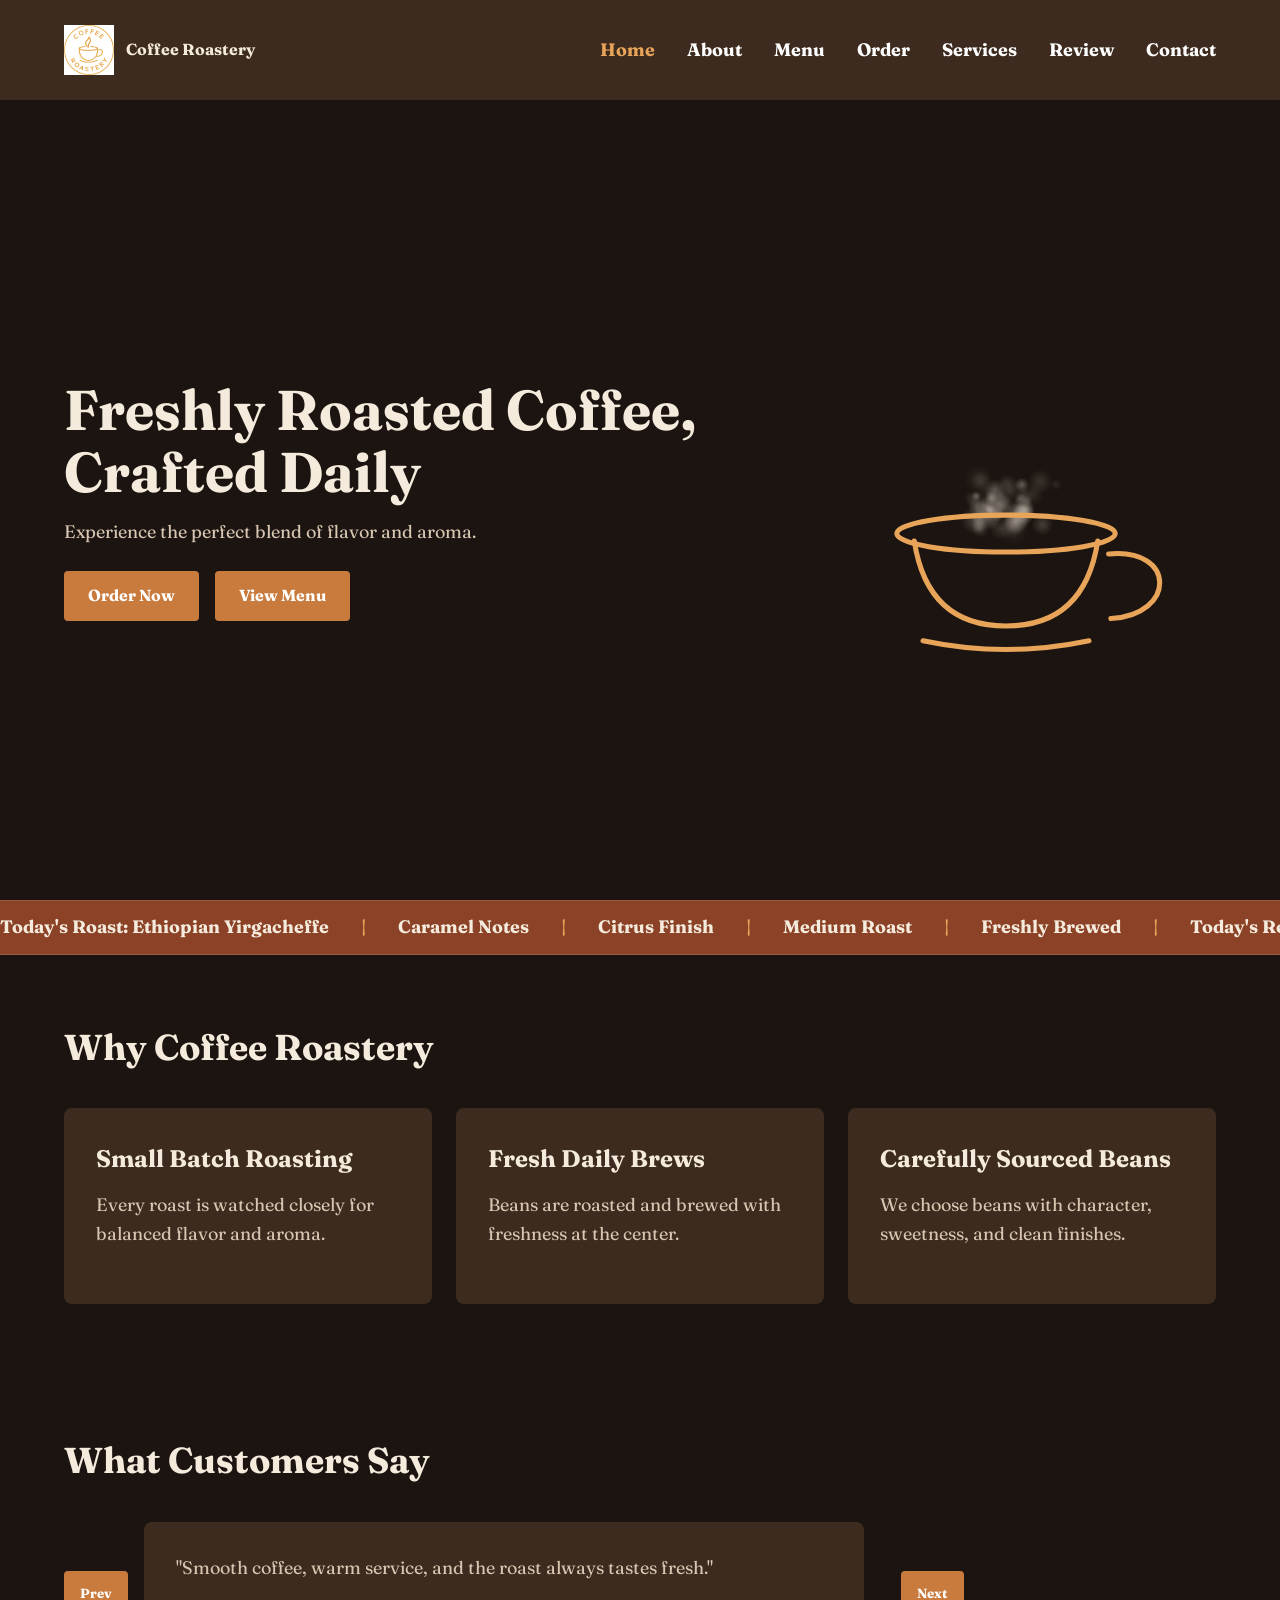
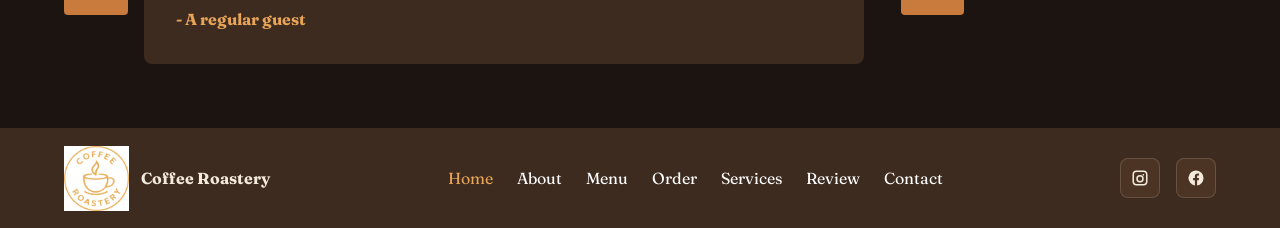
<file: index.html>
<!DOCTYPE html>
<html lang="en">
  <head>
    <meta charset="UTF-8" />
    <meta name="viewport" content="width=device-width, initial-scale=1.0" />
    <title>Coffee Roastery</title>
    <link rel="stylesheet" href="style.css" />
    <link rel="preconnect" href="https://fonts.googleapis.com">
    <link rel="preconnect" href="https://fonts.gstatic.com" crossorigin>
    <link href="https://fonts.googleapis.com/css2?family=Fraunces:ital,opsz,wght@0,9..144,100..900;1,9..144,100..900&family=Inter:ital,opsz,wght@0,14..32,100..900;1,14..32,100..900&family=JetBrains+Mono:ital,wght@0,100..800;1,100..800&display=swap" rel="stylesheet">
  </head>
  <body>
    <nav>
        <div class="navbar">
            <div class="navbar-logo">
                <img src="logo.png" alt="Logo" />
                <div class="navbar-title">Coffee Roastery</div>
            </div>
            <button class="nav-toggle" type="button" aria-label="Open menu" aria-expanded="false">
                <span></span>
                <span></span>
                <span></span>
            </button>
            <ul class="nav-links">
                <a href="index.html" class="active">Home</a>
                <a href="about.html">About</a>
                <a href="menu.html">Menu</a>
                <a href="order.html">Order</a>
                <a href="services.html">Services</a>
                <a href="review.html">Review</a>
                <a href="contact.html" class="contact-btn">Contact</a>
            </ul>
        </div>
    </nav>
    <section class="hero">
        <div class="hero-content">
            <h1>Freshly Roasted Coffee, Crafted Daily</h1>
            <p>Experience the perfect blend of flavor and aroma.</p>

            <a href="order.html" class="btn">Order Now</a>
            <a href="menu.html" class="btn">View Menu</a>

        </div>
        <div class="hero-visual" aria-hidden="true">
            <canvas id="steamCanvas"></canvas>
        </div>
    </section>
    <section class="roast-marquee" aria-label="Today's Roast">
        <div class="roast-track">
            <span>Today's Roast: Ethiopian Yirgacheffe</span>
            <span>Caramel Notes</span>
            <span>Citrus Finish</span>
            <span>Medium Roast</span>
            <span>Freshly Brewed</span>
            <span>Today's Roast: Ethiopian Yirgacheffe</span>
            <span>Caramel Notes</span>
            <span>Citrus Finish</span>
            <span>Medium Roast</span>
            <span>Freshly Brewed</span>
        </div>
    </section>
    <section class="why-section">
        <h2 class="reveal">Why Coffee Roastery</h2>
        <div class="why-grid">
            <div class="why-card reveal">
                <h3>Small Batch Roasting</h3>
                <p>Every roast is watched closely for balanced flavor and aroma.</p>
            </div>
            <div class="why-card reveal">
                <h3>Fresh Daily Brews</h3>
                <p>Beans are roasted and brewed with freshness at the center.</p>
            </div>
            <div class="why-card reveal">
                <h3>Carefully Sourced Beans</h3>
                <p>We choose beans with character, sweetness, and clean finishes.</p>
            </div>
        </div>
    </section>
    <section class="testimonial-section">
        <h2 class="reveal">What Customers Say</h2>
        <div class="testimonial-slider reveal">
            <button class="testimonial-btn testimonial-prev" type="button" aria-label="Previous testimonial">Prev</button>
            <div class="testimonial-track">
                <div class="testimonial-card is-active">
                    <p>"Smooth coffee, warm service, and the roast always tastes fresh."</p>
                    <span>- A regular guest</span>
                </div>
                <div class="testimonial-card">
                    <p>"The Ethiopian roast has become my morning favorite."</p>
                    <span>- Priya S.</span>
                </div>
                <div class="testimonial-card">
                    <p>"Rich aroma, cozy vibe, and beautifully balanced coffee."</p>
                    <span>- Rahul M.</span>
                </div>
            </div>
            <button class="testimonial-btn testimonial-next" type="button" aria-label="Next testimonial">Next</button>
        </div>
    </section>
    <footer>
        <div class="footer">
            <div class="footer-logo">
                <img src="logo.png" alt="Logo" />
                <div class="footer-title">Coffee Roastery</div>
            </div>

            <div class="footer-links">
                <ul>
                    <a href="index.html" class="active">Home</a>
                    <a href="about.html">About</a>
                    <a href="menu.html">Menu</a>
                    <a href="order.html">Order</a>
                    <a href="services.html">Services</a>
                    <a href="review.html">Review</a>
                    <a href="contact.html">Contact</a>
                </ul>
            </div>

            <div class="footer-social" aria-label="Social links">
                <a href="#" target="_blank" rel="noopener noreferrer" aria-label="Instagram">
                    <svg viewBox="0 0 24 24" aria-hidden="true" focusable="false">
                        <path d="M7 2C4.243 2 2 4.243 2 7v10c0 2.757 2.243 5 5 5h10c2.757 0 5-2.243 5-5V7c0-2.757-2.243-5-5-5H7zm10 2c1.654 0 3 1.346 3 3v10c0 1.654-1.346 3-3 3H7c-1.654 0-3-1.346-3-3V7c0-1.654 1.346-3 3-3h10zm-5 4a5 5 0 100 10 5 5 0 000-10zm0 2a3 3 0 110 6 3 3 0 010-6zm5.5-2.2a1.1 1.1 0 11-2.2 0 1.1 1.1 0 012.2 0z" />
                    </svg>
                </a>
                <a href="#" target="_blank" rel="noopener noreferrer" aria-label="Facebook">
                    <svg viewBox="0 0 24 24" aria-hidden="true" focusable="false">
                        <path d="M22 12a10 10 0 10-11.5 9.9v-7H8.1V12h2.4V9.8c0-2.4 1.4-3.7 3.6-3.7 1 0 2 .2 2 .2v2.2h-1.1c-1.1 0-1.5.7-1.5 1.4V12h2.6l-.4 2.9h-2.2v7A10 10 0 0022 12z" />
                    </svg>
                </a>
            </div>
        </div>

    </footer>
    <script src="script.js"></script>
  </body>
</html>
</file>
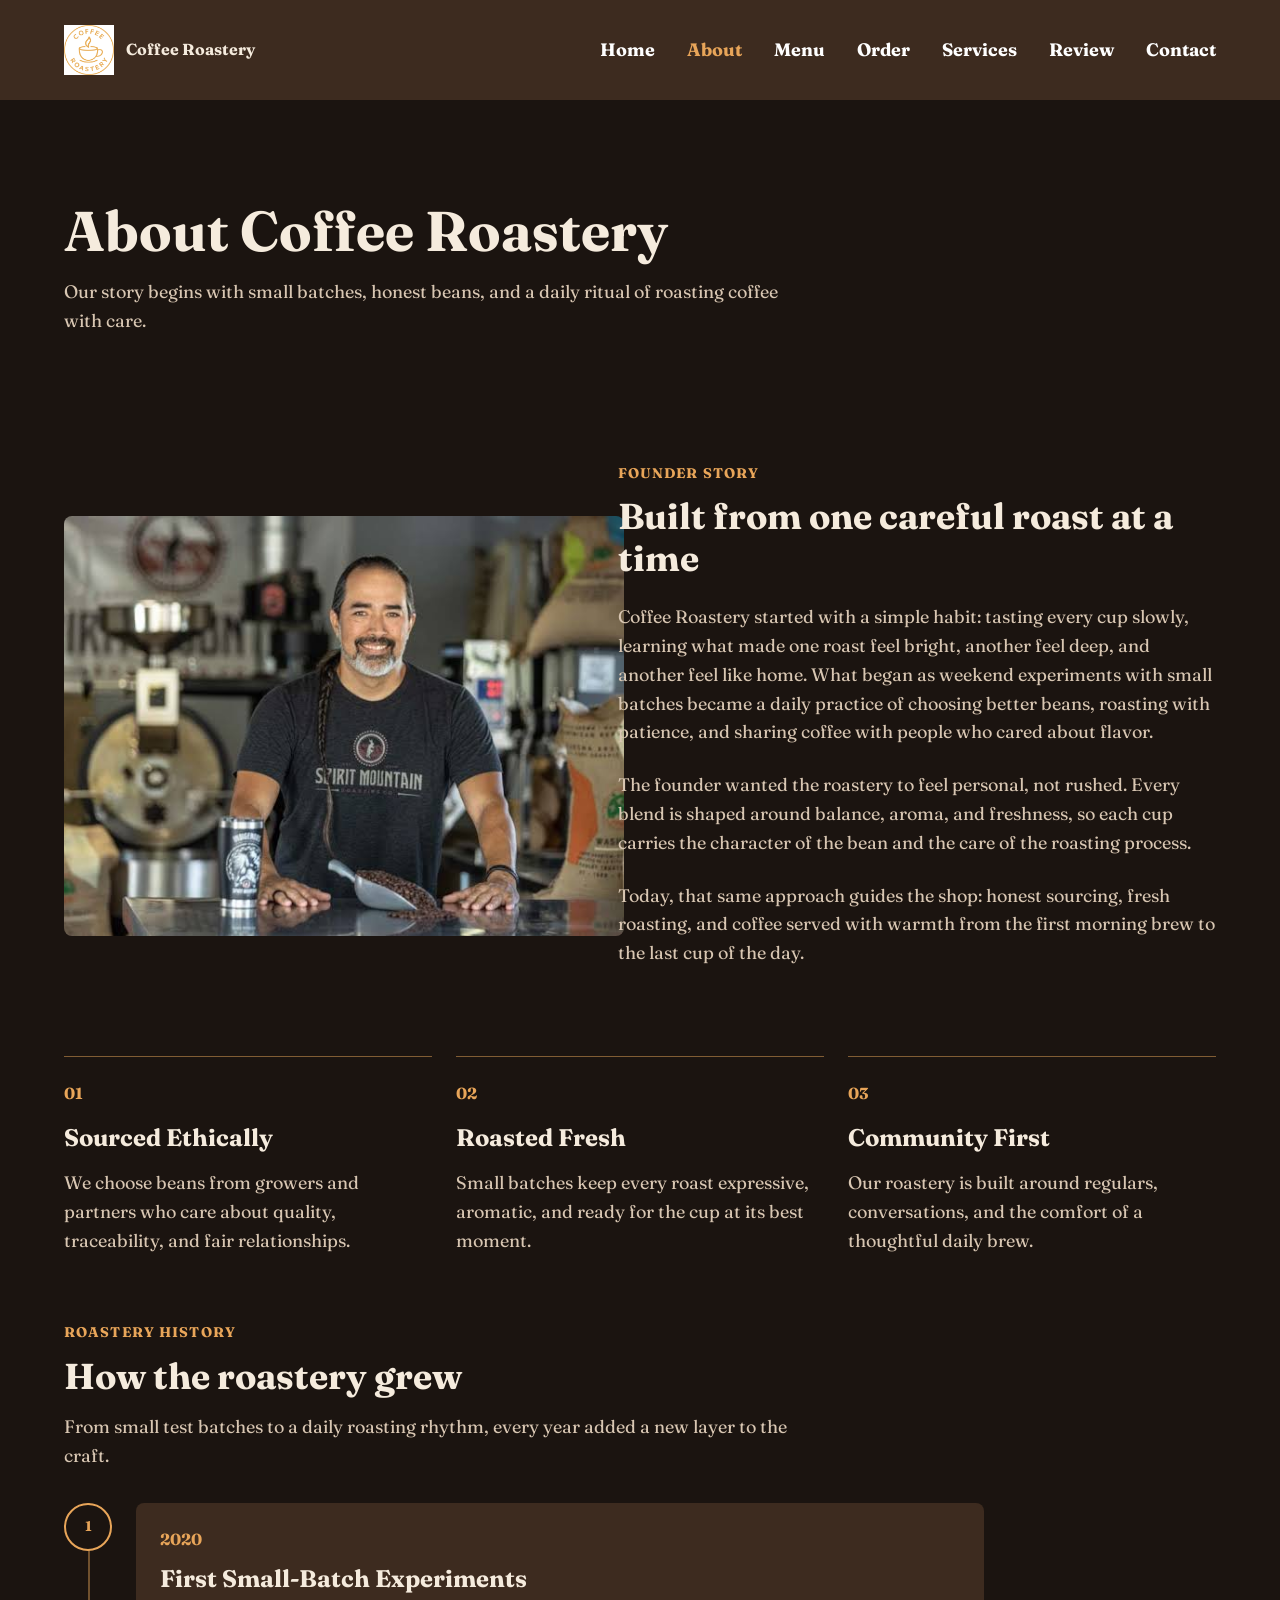
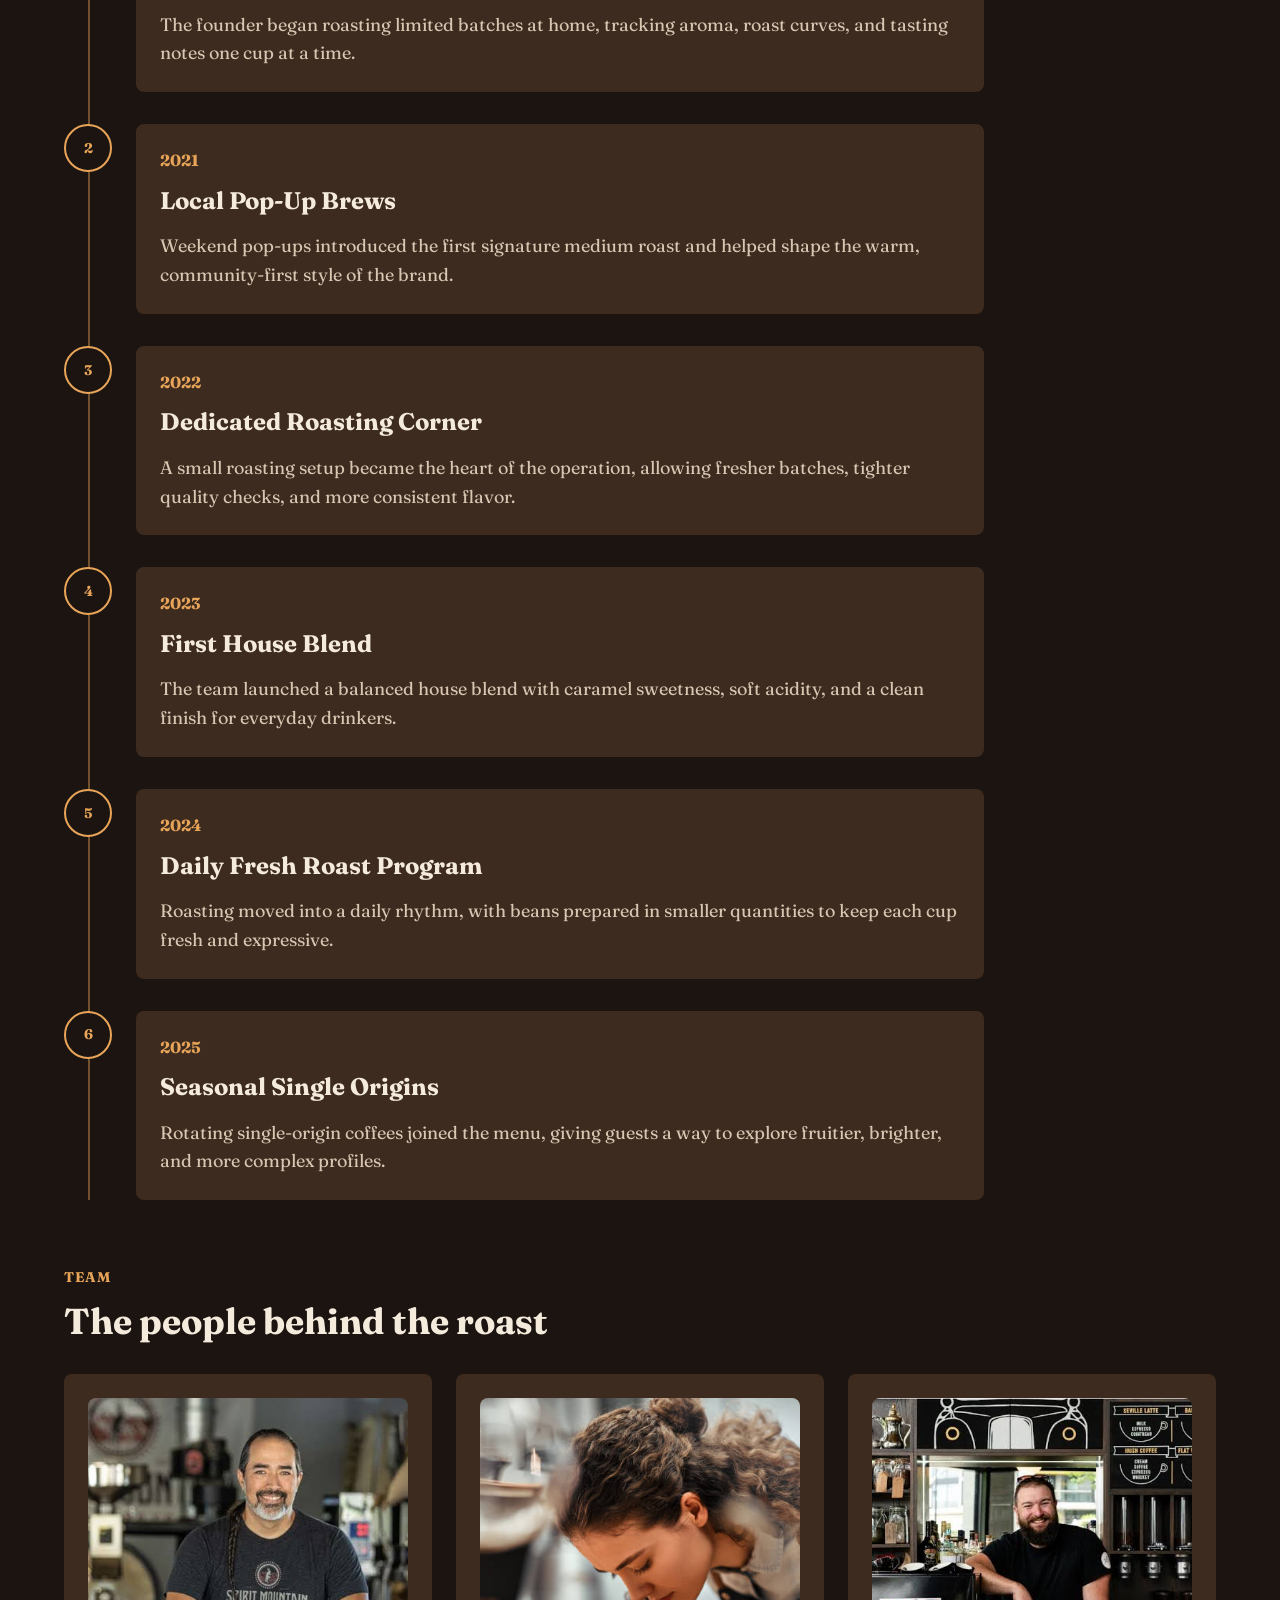
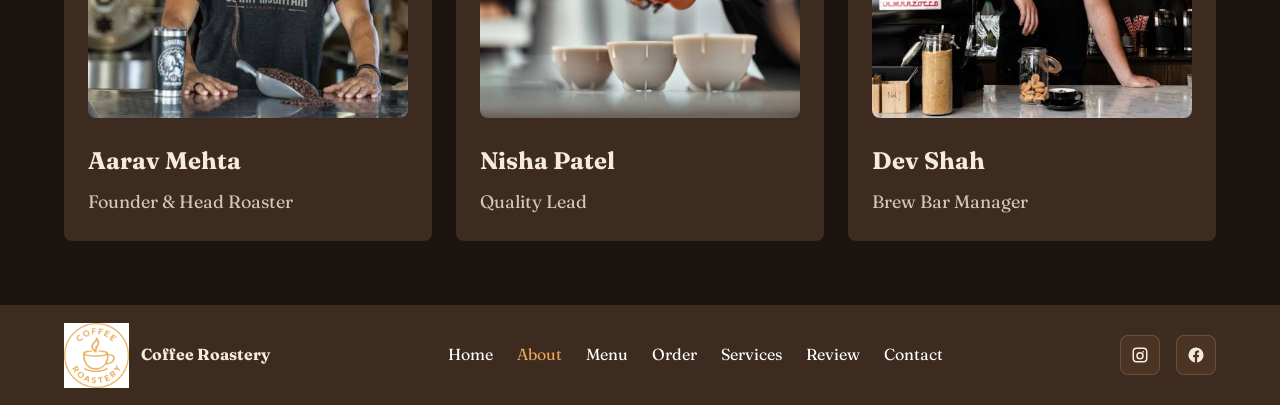
<file: about.html>
<!DOCTYPE html>
<html lang="en">
  <head>
    <meta charset="UTF-8" />
    <meta name="viewport" content="width=device-width, initial-scale=1.0" />
    <title>About | Coffee Roastery</title>
    <link rel="stylesheet" href="style.css" />
    <link rel="preconnect" href="https://fonts.googleapis.com">
    <link rel="preconnect" href="https://fonts.gstatic.com" crossorigin>
    <link href="https://fonts.googleapis.com/css2?family=Fraunces:ital,opsz,wght@0,9..144,100..900;1,9..144,100..900&family=Inter:ital,opsz,wght@0,14..32,100..900;1,14..32,100..900&family=JetBrains+Mono:ital,wght@0,100..800;1,100..800&display=swap" rel="stylesheet">
  </head>
  <body>
    <nav>
        <div class="navbar">
            <div class="navbar-logo">
                <img src="logo.png" alt="Logo" />
                <div class="navbar-title">Coffee Roastery</div>
            </div>
            <button class="nav-toggle" type="button" aria-label="Open menu" aria-expanded="false">
                <span></span>
                <span></span>
                <span></span>
            </button>
            <ul class="nav-links">
                <a href="index.html">Home</a>
                <a href="about.html" class="active">About</a>
                <a href="menu.html">Menu</a>
                <a href="order.html">Order</a>
                <a href="services.html">Services</a>
                <a href="review.html">Review</a>
                <a href="contact.html" class="contact-btn">Contact</a>
            </ul>
        </div>
    </nav>

    <main>
        <section class="page-header">
            <h1>About Coffee Roastery</h1>
            <p>Our story begins with small batches, honest beans, and a daily ritual of roasting coffee with care.</p>
        </section>
        <section class="founder-story">
            <div class="founder-image reveal">
                <img src="founder.jpg" alt="Coffee Roastery founder story" />
            </div>
            <div class="founder-copy reveal">
                <span class="section-label">Founder Story</span>
                <h2>Built from one careful roast at a time</h2>
                <p>
                    Coffee Roastery started with a simple habit: tasting every cup slowly, learning what made one roast feel bright, another feel deep, and another feel like home. What began as weekend experiments with small batches became a daily practice of choosing better beans, roasting with patience, and sharing coffee with people who cared about flavor.
                </p>
                <p>
                    The founder wanted the roastery to feel personal, not rushed. Every blend is shaped around balance, aroma, and freshness, so each cup carries the character of the bean and the care of the roasting process.
                </p>
                <p>
                    Today, that same approach guides the shop: honest sourcing, fresh roasting, and coffee served with warmth from the first morning brew to the last cup of the day.
                </p>
            </div>
        </section>
        <section class="values-section">
            <div class="value-card reveal">
                <span>01</span>
                <h3>Sourced Ethically</h3>
                <p>We choose beans from growers and partners who care about quality, traceability, and fair relationships.</p>
            </div>
            <div class="value-card reveal">
                <span>02</span>
                <h3>Roasted Fresh</h3>
                <p>Small batches keep every roast expressive, aromatic, and ready for the cup at its best moment.</p>
            </div>
            <div class="value-card reveal">
                <span>03</span>
                <h3>Community First</h3>
                <p>Our roastery is built around regulars, conversations, and the comfort of a thoughtful daily brew.</p>
            </div>
        </section>
        <section class="timeline-section">
            <div class="timeline-header reveal">
                <span class="section-label">Roastery History</span>
                <h2>How the roastery grew</h2>
                <p>From small test batches to a daily roasting rhythm, every year added a new layer to the craft.</p>
            </div>
            <div class="timeline">
                <article class="timeline-item reveal" data-year="2020">
                    <div class="timeline-dot"></div>
                    <div class="timeline-content">
                        <span class="timeline-year">2020</span>
                        <h3>First Small-Batch Experiments</h3>
                        <p>The founder began roasting limited batches at home, tracking aroma, roast curves, and tasting notes one cup at a time.</p>
                    </div>
                </article>
                <article class="timeline-item reveal" data-year="2021">
                    <div class="timeline-dot"></div>
                    <div class="timeline-content">
                        <span class="timeline-year">2021</span>
                        <h3>Local Pop-Up Brews</h3>
                        <p>Weekend pop-ups introduced the first signature medium roast and helped shape the warm, community-first style of the brand.</p>
                    </div>
                </article>
                <article class="timeline-item reveal" data-year="2022">
                    <div class="timeline-dot"></div>
                    <div class="timeline-content">
                        <span class="timeline-year">2022</span>
                        <h3>Dedicated Roasting Corner</h3>
                        <p>A small roasting setup became the heart of the operation, allowing fresher batches, tighter quality checks, and more consistent flavor.</p>
                    </div>
                </article>
                <article class="timeline-item reveal" data-year="2023">
                    <div class="timeline-dot"></div>
                    <div class="timeline-content">
                        <span class="timeline-year">2023</span>
                        <h3>First House Blend</h3>
                        <p>The team launched a balanced house blend with caramel sweetness, soft acidity, and a clean finish for everyday drinkers.</p>
                    </div>
                </article>
                <article class="timeline-item reveal" data-year="2024">
                    <div class="timeline-dot"></div>
                    <div class="timeline-content">
                        <span class="timeline-year">2024</span>
                        <h3>Daily Fresh Roast Program</h3>
                        <p>Roasting moved into a daily rhythm, with beans prepared in smaller quantities to keep each cup fresh and expressive.</p>
                    </div>
                </article>
                <article class="timeline-item reveal" data-year="2025">
                    <div class="timeline-dot"></div>
                    <div class="timeline-content">
                        <span class="timeline-year">2025</span>
                        <h3>Seasonal Single Origins</h3>
                        <p>Rotating single-origin coffees joined the menu, giving guests a way to explore fruitier, brighter, and more complex profiles.</p>
                    </div>
                </article>
            </div>
        </section>
        <section class="team-section">
            <div class="team-header reveal">
                <span class="section-label">Team</span>
                <h2>The people behind the roast</h2>
            </div>
            <div class="team-grid">
                <article class="team-card reveal">
                    <div class="team-photo">
                        <img src="founder.jpg" alt="Aarav Mehta" />
                    </div>
                    <h3>Aarav Mehta</h3>
                    <p>Founder & Head Roaster</p>
                </article>
                <article class="team-card reveal">
                    <div class="team-photo">
                        <img src="Quality_lead.jpg" alt="Nisha Patel" />
                    </div>
                    <h3>Nisha Patel</h3>
                    <p>Quality Lead</p>
                </article>
                <article class="team-card reveal">
                    <div class="team-photo">
                        <img src="brew_bar_manager.jpg" alt="Dev Shah" />
                    </div>
                    <h3>Dev Shah</h3>
                    <p>Brew Bar Manager</p>
                </article>
            </div>
        </section>
    </main>

    <footer>
        <div class="footer">
            <div class="footer-logo">
                <img src="logo.png" alt="Logo" />
                <div class="footer-title">Coffee Roastery</div>
            </div>

            <div class="footer-links">
                <ul>
                    <a href="index.html">Home</a>
                    <a href="about.html" class="active">About</a>
                    <a href="menu.html">Menu</a>
                    <a href="order.html">Order</a>
                    <a href="services.html">Services</a>
                    <a href="review.html">Review</a>
                    <a href="contact.html">Contact</a>
                </ul>
            </div>

            <div class="footer-social" aria-label="Social links">
                <a href="#" target="_blank" rel="noopener noreferrer" aria-label="Instagram">
                    <svg viewBox="0 0 24 24" aria-hidden="true" focusable="false">
                        <path d="M7 2C4.243 2 2 4.243 2 7v10c0 2.757 2.243 5 5 5h10c2.757 0 5-2.243 5-5V7c0-2.757-2.243-5-5-5H7zm10 2c1.654 0 3 1.346 3 3v10c0 1.654-1.346 3-3 3H7c-1.654 0-3-1.346-3-3V7c0-1.654 1.346-3 3-3h10zm-5 4a5 5 0 100 10 5 5 0 000-10zm0 2a3 3 0 110 6 3 3 0 010-6zm5.5-2.2a1.1 1.1 0 11-2.2 0 1.1 1.1 0 012.2 0z" />
                    </svg>
                </a>
                <a href="#" target="_blank" rel="noopener noreferrer" aria-label="Facebook">
                    <svg viewBox="0 0 24 24" aria-hidden="true" focusable="false">
                        <path d="M22 12a10 10 0 10-11.5 9.9v-7H8.1V12h2.4V9.8c0-2.4 1.4-3.7 3.6-3.7 1 0 2 .2 2 .2v2.2h-1.1c-1.1 0-1.5.7-1.5 1.4V12h2.6l-.4 2.9h-2.2v7A10 10 0 0022 12z" />
                    </svg>
                </a>
            </div>
        </div>
    </footer>
    <script src="script.js"></script>
  </body>
</html>
</file>
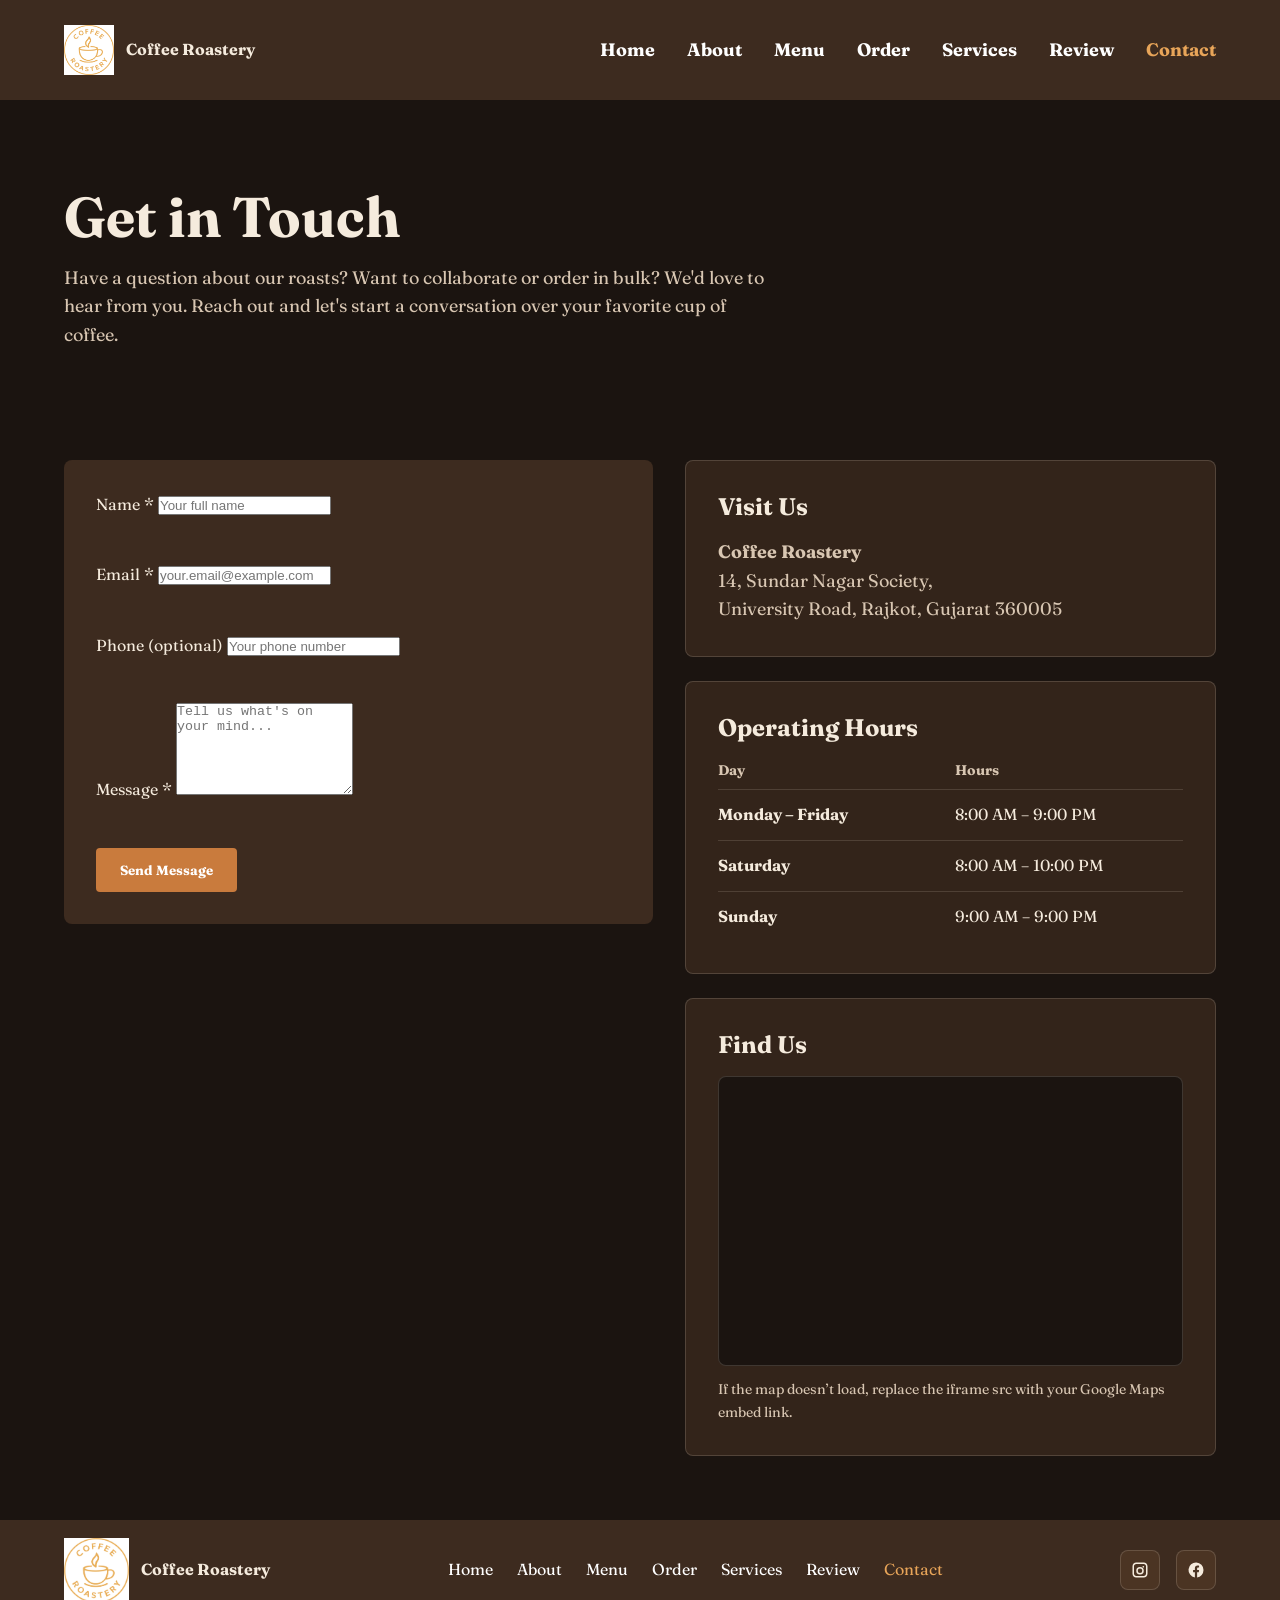
<file: contact.html>
<!DOCTYPE html>
<html lang="en">
  <head>
    <meta charset="UTF-8" />
    <meta name="viewport" content="width=device-width, initial-scale=1.0" />
    <title>Contact Us - Coffee Roastery</title>
    <link rel="stylesheet" href="style.css" />
    <link rel="preconnect" href="https://fonts.googleapis.com">
    <link rel="preconnect" href="https://fonts.gstatic.com" crossorigin>
    <link href="https://fonts.googleapis.com/css2?family=Fraunces:ital,opsz,wght@0,9..144,100..900;1,9..144,100..900&family=Inter:ital,opsz,wght@0,14..32,100..900;1,14..32,100..900&family=JetBrains+Mono:ital,wght@0,100..800;1,100..800&display=swap" rel="stylesheet">
  </head>
  <body>
    <nav>
        <div class="navbar">
            <div class="navbar-logo">
                <img src="logo.png" alt="Logo" />
                <div class="navbar-title">Coffee Roastery</div>
            </div>
            <button class="nav-toggle" type="button" aria-label="Open menu" aria-expanded="false">
                <span></span>
                <span></span>
                <span></span>
            </button>
            <ul class="nav-links">
                <a href="index.html">Home</a>
                <a href="about.html">About</a>
                <a href="menu.html">Menu</a>
                <a href="order.html">Order</a>
                <a href="services.html">Services</a>
                <a href="review.html">Review</a>
                <a href="contact.html" class="active contact-btn">Contact</a>
            </ul>
        </div>
    </nav>

    <section class="page-header">
        <h1>Get in Touch</h1>
        <p>Have a question about our roasts? Want to collaborate or order in bulk? We'd love to hear from you. Reach out and let's start a conversation over your favorite cup of coffee.</p>
    </section>

    <section class="contact-form-section">
        <div class="contact-form-container">
            <div class="contact-info-grid">
                <div class="contact-form-column">
                    <form id="contactForm" class="contact-form" novalidate>
                        <div class="form-group">
                            <label for="name">Name <span class="required">*</span></label>
                            <input 
                                type="text" 
                                id="name" 
                                name="name" 
                                placeholder="Your full name"
                                required
                                aria-describedby="nameError"
                            />
                            <div class="form-feedback">
                                <span class="error-message" id="nameError"></span>
                                <span class="success-icon">✓</span>
                            </div>
                        </div>

                        <div class="form-group">
                            <label for="email">Email <span class="required">*</span></label>
                            <input 
                                type="email" 
                                id="email" 
                                name="email" 
                                placeholder="your.email@example.com"
                                required
                                aria-describedby="emailError"
                            />
                            <div class="form-feedback">
                                <span class="error-message" id="emailError"></span>
                                <span class="success-icon">✓</span>
                            </div>
                        </div>

                        <div class="form-group">
                            <label for="phone">Phone <span class="optional">(optional)</span></label>
                            <input 
                                type="tel" 
                                id="phone" 
                                name="phone" 
                                placeholder="Your phone number"
                                aria-describedby="phoneError"
                            />
                            <div class="form-feedback">
                                <span class="error-message" id="phoneError"></span>
                                <span class="success-icon">✓</span>
                            </div>
                        </div>

                        <div class="form-group">
                            <label for="message">Message <span class="required">*</span></label>
                            <textarea 
                                id="message" 
                                name="message" 
                                placeholder="Tell us what's on your mind..."
                                rows="6"
                                required
                                aria-describedby="messageError"
                            ></textarea>
                            <div class="form-feedback">
                                <span class="error-message" id="messageError"></span>
                                <span class="success-icon">✓</span>
                            </div>
                        </div>

                        <div class="form-actions">
                            <button type="submit" class="btn btn-submit">Send Message</button>
                        </div>

                        <div class="success-message" id="successMessage">
                            <span class="success-check">✓</span>
                            <div>
                                <h3>Message Sent!</h3>
                                <p>Thank you for reaching out. We'll get back to you soon.</p>
                            </div>
                        </div>
                    </form>
                </div>

                <aside class="contact-side-column" aria-label="Address, hours, and map">
                    <div class="contact-card">
                        <h2 class="contact-card-title">Visit Us</h2>
                        <p class="contact-address"><strong>Coffee Roastery</strong><br />
                            14, Sundar Nagar Society,<br />
                            University Road, Rajkot, Gujarat 360005
                        </p>
                    </div>

                    <div class="contact-card">
                        <h2 class="contact-card-title">Operating Hours</h2>
                        <div class="hours-table-wrapper" role="region" aria-label="Operating hours">
                            <table class="hours-table">
                                <thead>
                                    <tr>
                                        <th scope="col">Day</th>
                                        <th scope="col">Hours</th>
                                    </tr>
                                </thead>
                                <tbody>
                                    <tr>
                                        <td>Monday – Friday</td>
                                        <td>8:00 AM – 9:00 PM</td>
                                    </tr>
                                    <tr>
                                        <td>Saturday</td>
                                        <td>8:00 AM – 10:00 PM</td>
                                    </tr>
                                    <tr>
                                        <td>Sunday</td>
                                        <td>9:00 AM – 9:00 PM</td>
                                    </tr>
                                </tbody>
                            </table>
                        </div>
                    </div>

                    <div class="contact-card">
                        <h2 class="contact-card-title">Find Us</h2>
                        <div class="map-frame" role="img" aria-label="Map to Coffee Roastery">
                            <iframe
                                title="Google Maps - Coffee Roastery"
                                loading="lazy"
                                referrerpolicy="no-referrer-when-downgrade"
                                src="https://www.google.com/maps?q=14%2C%20Sundar%20Nagar%20Society%2C%20University%20Road%2C%20Rajkot%2C%20Gujarat%20360005&output=embed"
                                width="600"
                                height="450"
                                style="border: 0; width: 100%; height: 100%;"
                                allowfullscreen=""
                            ></iframe>
                        </div>
                        <p class="map-note">If the map doesn’t load, replace the iframe src with your Google Maps embed link.</p>
                    </div>
                </aside>
            </div>
        </div>
    </section>

    <footer>
        <div class="footer">
            <div class="footer-logo">
                <img src="logo.png" alt="Logo" />
                <div class="footer-title">Coffee Roastery</div>
            </div>
            <div class="footer-links">
                <ul>
                    <a href="index.html">Home</a>
                    <a href="about.html">About</a>
                    <a href="menu.html">Menu</a>
                    <a href="order.html">Order</a>
                    <a href="services.html">Services</a>
                    <a href="review.html">Review</a>
                    <a href="contact.html" class="active">Contact</a>
                </ul>
            </div>

            <div class="footer-social" aria-label="Social links">
                <a href="#" target="_blank" rel="noopener noreferrer" aria-label="Instagram">
                    <svg viewBox="0 0 24 24" aria-hidden="true" focusable="false">
                        <path d="M7 2C4.243 2 2 4.243 2 7v10c0 2.757 2.243 5 5 5h10c2.757 0 5-2.243 5-5V7c0-2.757-2.243-5-5-5H7zm10 2c1.654 0 3 1.346 3 3v10c0 1.654-1.346 3-3 3H7c-1.654 0-3-1.346-3-3V7c0-1.654 1.346-3 3-3h10zm-5 4a5 5 0 100 10 5 5 0 000-10zm0 2a3 3 0 110 6 3 3 0 010-6zm5.5-2.2a1.1 1.1 0 11-2.2 0 1.1 1.1 0 012.2 0z" />
                    </svg>
                </a>
                <a href="#" target="_blank" rel="noopener noreferrer" aria-label="Facebook">
                    <svg viewBox="0 0 24 24" aria-hidden="true" focusable="false">
                        <path d="M22 12a10 10 0 10-11.5 9.9v-7H8.1V12h2.4V9.8c0-2.4 1.4-3.7 3.6-3.7 1 0 2 .2 2 .2v2.2h-1.1c-1.1 0-1.5.7-1.5 1.4V12h2.6l-.4 2.9h-2.2v7A10 10 0 0022 12z" />
                    </svg>
                </a>
            </div>
        </div>
    </footer>

    <script src="script.js"></script>
  </body>
</html>
</file>
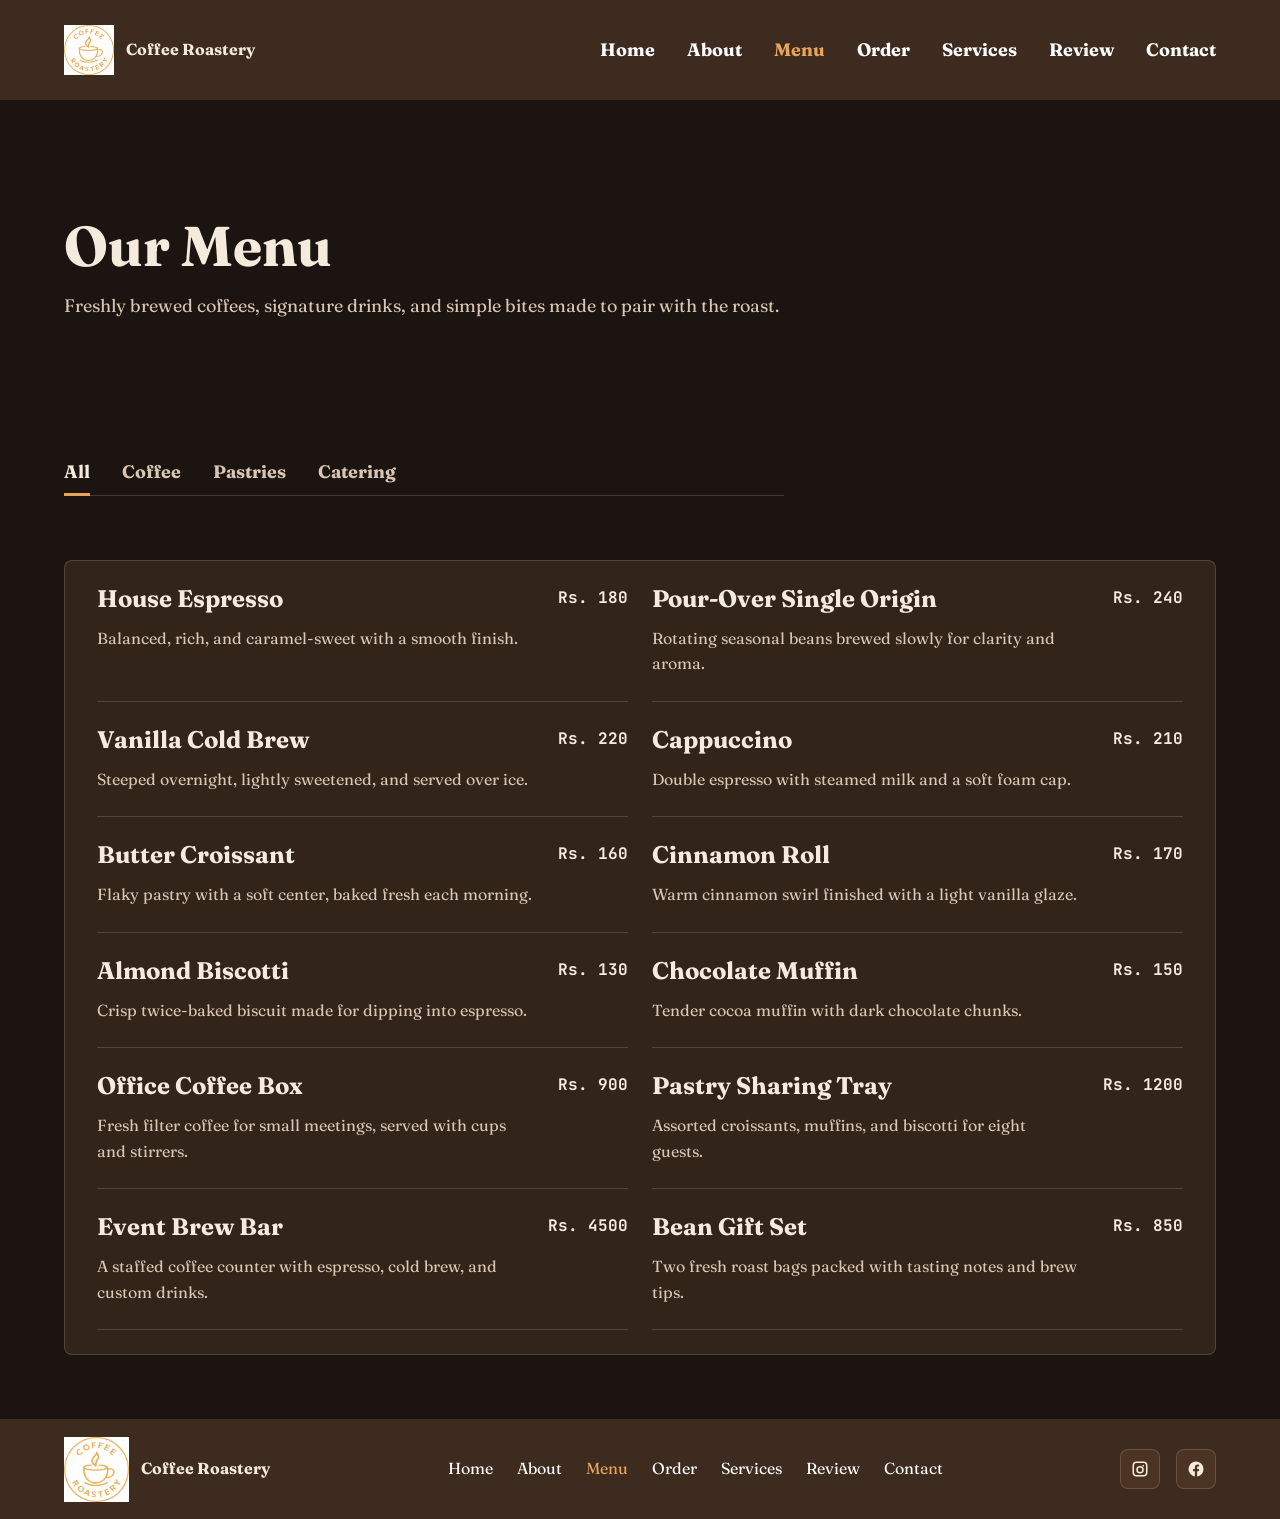
<file: menu.html>
<!DOCTYPE html>
<html lang="en">
  <head>
    <meta charset="UTF-8" />
    <meta name="viewport" content="width=device-width, initial-scale=1.0" />
    <title>Menu | Coffee Roastery</title>
    <link rel="stylesheet" href="style.css" />
    <link rel="preconnect" href="https://fonts.googleapis.com">
    <link rel="preconnect" href="https://fonts.gstatic.com" crossorigin>
    <link href="https://fonts.googleapis.com/css2?family=Fraunces:ital,opsz,wght@0,9..144,100..900;1,9..144,100..900&family=Inter:ital,opsz,wght@0,14..32,100..900;1,14..32,100..900&family=JetBrains+Mono:ital,wght@0,100..800;1,100..800&display=swap" rel="stylesheet">
  </head>
  <body>
    <nav>
        <div class="navbar">
            <div class="navbar-logo">
                <img src="logo.png" alt="Logo" />
                <div class="navbar-title">Coffee Roastery</div>
            </div>
            <button class="nav-toggle" type="button" aria-label="Open menu" aria-expanded="false">
                <span></span>
                <span></span>
                <span></span>
            </button>
            <ul class="nav-links">
                <a href="index.html">Home</a>
                <a href="about.html">About</a>
                <a href="menu.html" class="active">Menu</a>
                <a href="order.html">Order</a>
                <a href="services.html">Services</a>
                <a href="review.html">Review</a>
                <a href="contact.html" class="contact-btn">Contact</a>
            </ul>
        </div>
    </nav>
    <main>
        <section class="page-header">
            <h1>Our Menu</h1>
            <p>Freshly brewed coffees, signature drinks, and simple bites made to pair with the roast.</p>
        </section>
        <section class="menu-categories" aria-label="Menu categories">
            <div class="menu-tabs" role="tablist" aria-label="Menu categories">
                <button class="menu-tab is-active" type="button" role="tab" aria-selected="true" data-category="all">All</button>
                <button class="menu-tab" type="button" role="tab" aria-selected="false" data-category="coffee">Coffee</button>
                <button class="menu-tab" type="button" role="tab" aria-selected="false" data-category="pastries">Pastries</button>
                <button class="menu-tab" type="button" role="tab" aria-selected="false" data-category="catering">Catering</button>
            </div>
        </section>
        <section class="printed-menu" aria-label="Menu items">
            <div class="menu-grid" data-menu-grid></div>
            <p class="menu-empty" data-menu-empty hidden>No menu items are available in this category right now.</p>
        </section>
    </main>
    <footer>
        <div class="footer">
            <div class="footer-logo">
                <img src="logo.png" alt="Logo" />
                <div class="footer-title">Coffee Roastery</div>
            </div>

            <div class="footer-links">
                <ul>
                    <a href="index.html">Home</a>
                    <a href="about.html">About</a>
                    <a href="menu.html" class="active">Menu</a>
                    <a href="order.html">Order</a>
                    <a href="services.html">Services</a>
                    <a href="review.html">Review</a>
                    <a href="contact.html">Contact</a>
                </ul>
            </div>

            <div class="footer-social" aria-label="Social links">
                <a href="#" target="_blank" rel="noopener noreferrer" aria-label="Instagram">
                    <svg viewBox="0 0 24 24" aria-hidden="true" focusable="false">
                        <path d="M7 2C4.243 2 2 4.243 2 7v10c0 2.757 2.243 5 5 5h10c2.757 0 5-2.243 5-5V7c0-2.757-2.243-5-5-5H7zm10 2c1.654 0 3 1.346 3 3v10c0 1.654-1.346 3-3 3H7c-1.654 0-3-1.346-3-3V7c0-1.654 1.346-3 3-3h10zm-5 4a5 5 0 100 10 5 5 0 000-10zm0 2a3 3 0 110 6 3 3 0 010-6zm5.5-2.2a1.1 1.1 0 11-2.2 0 1.1 1.1 0 012.2 0z" />
                    </svg>
                </a>
                <a href="#" target="_blank" rel="noopener noreferrer" aria-label="Facebook">
                    <svg viewBox="0 0 24 24" aria-hidden="true" focusable="false">
                        <path d="M22 12a10 10 0 10-11.5 9.9v-7H8.1V12h2.4V9.8c0-2.4 1.4-3.7 3.6-3.7 1 0 2 .2 2 .2v2.2h-1.1c-1.1 0-1.5.7-1.5 1.4V12h2.6l-.4 2.9h-2.2v7A10 10 0 0022 12z" />
                    </svg>
                </a>
            </div>
        </div>

    </footer>
    <script src="script.js"></script>
  </body>
</html>
</file>
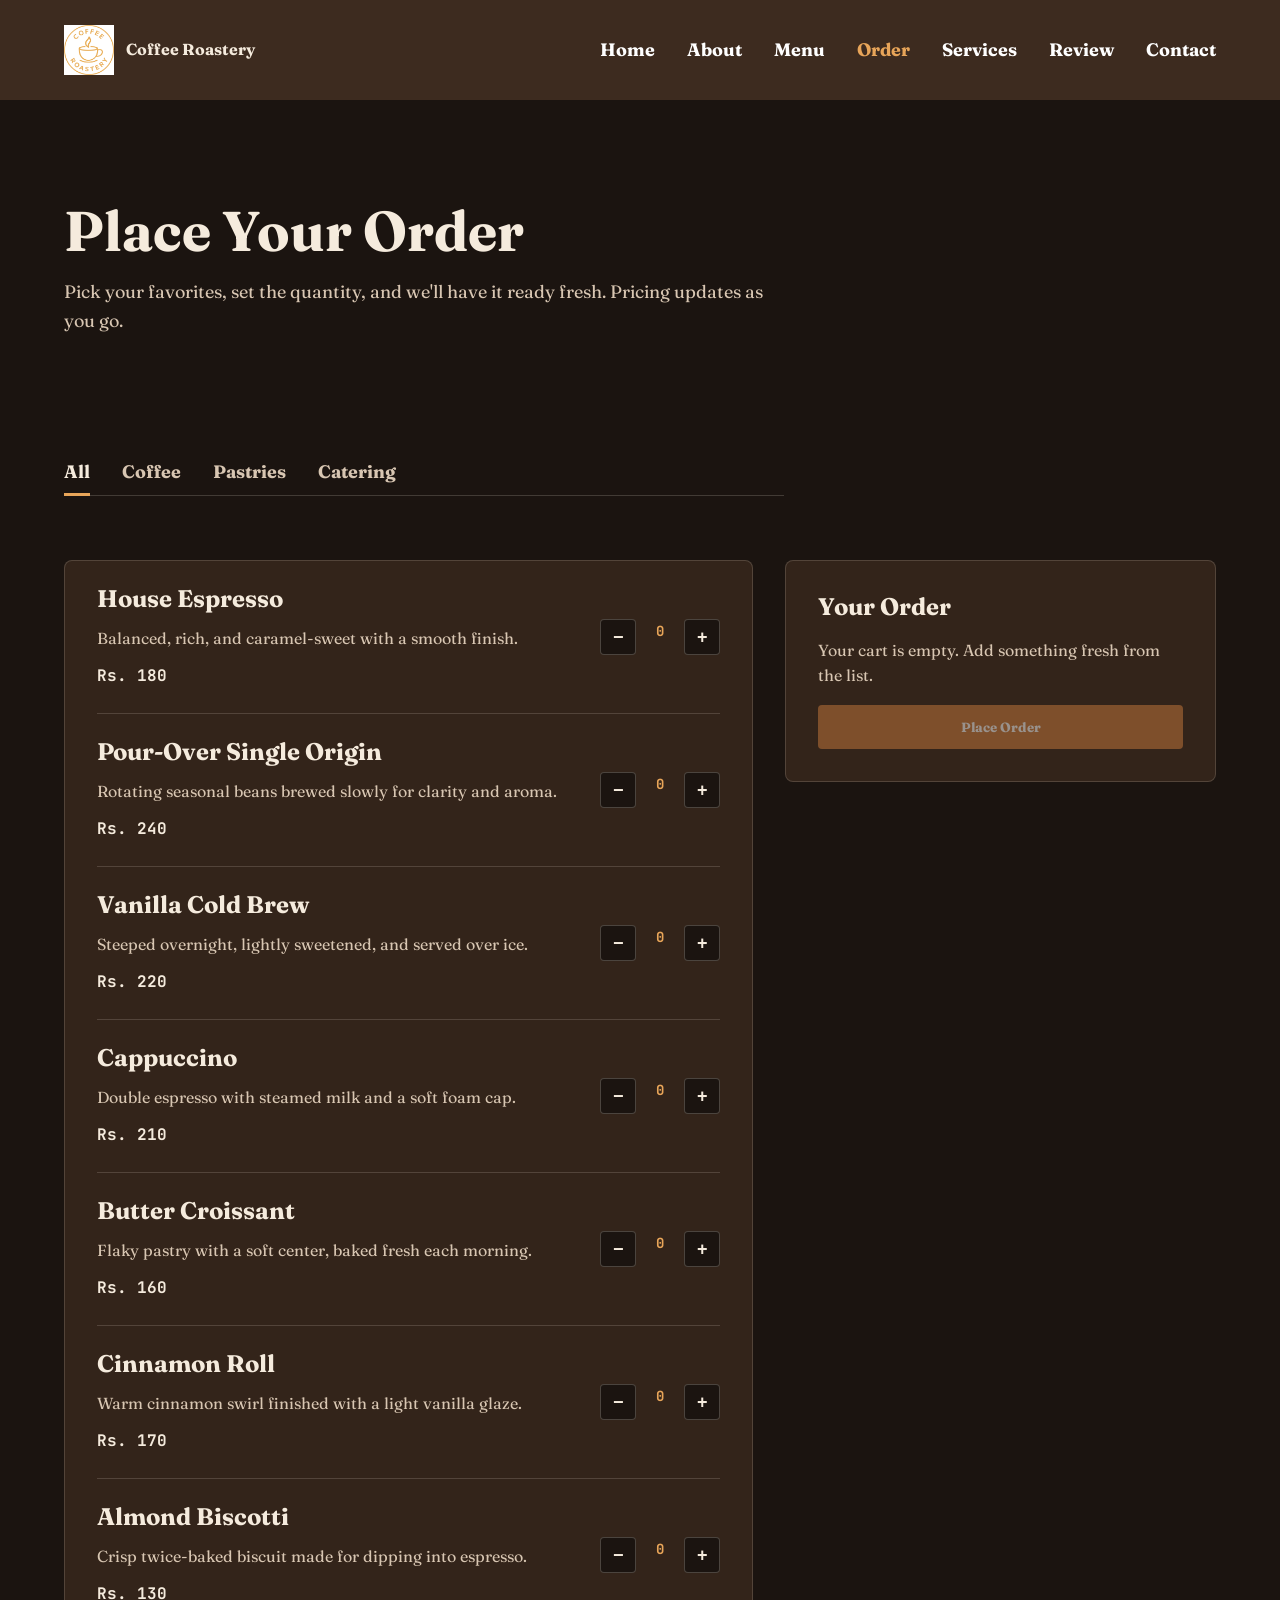
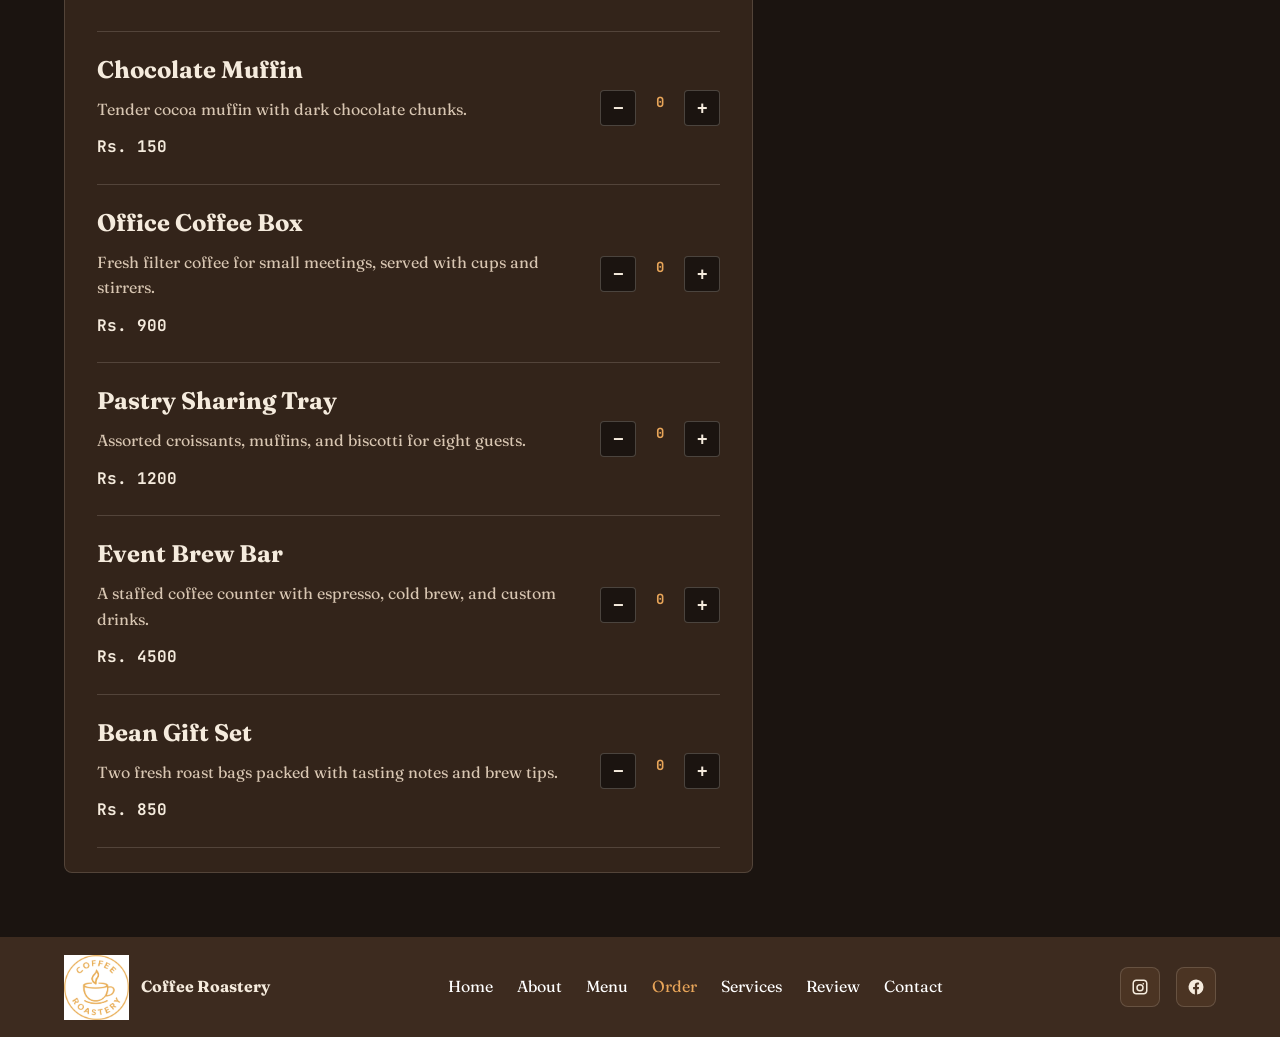
<file: order.html>
<!DOCTYPE html>
<html lang="en">
  <head>
    <meta charset="UTF-8" />
    <meta name="viewport" content="width=device-width, initial-scale=1.0" />
    <title>Coffee Roastery</title>
    <link rel="stylesheet" href="style.css" />
    <link rel="preconnect" href="https://fonts.googleapis.com">
    <link rel="preconnect" href="https://fonts.gstatic.com" crossorigin>
    <link href="https://fonts.googleapis.com/css2?family=Fraunces:ital,opsz,wght@0,9..144,100..900;1,9..144,100..900&family=Inter:ital,opsz,wght@0,14..32,100..900;1,14..32,100..900&family=JetBrains+Mono:ital,wght@0,100..800;1,100..800&display=swap" rel="stylesheet">
  </head>
  <body>
    <nav>
        <div class="navbar">
            <div class="navbar-logo">
                <img src="logo.png" alt="Logo" />
                <div class="navbar-title">Coffee Roastery</div>
            </div>
            <button class="nav-toggle" type="button" aria-label="Open menu" aria-expanded="false">
                <span></span>
                <span></span>
                <span></span>
            </button>
            <ul class="nav-links">
                <a href="index.html">Home</a>
                <a href="about.html">About</a>
                <a href="menu.html">Menu</a>
                <a href="order.html" class="active">Order</a>
                <a href="services.html">Services</a>
                <a href="review.html">Review</a>
                <a href="contact.html" class="contact-btn">Contact</a>
            </ul>
        </div>
    </nav>
    <main>
        <section class="page-header">
            <h1>Place Your Order</h1>
            <p>Pick your favorites, set the quantity, and we'll have it ready fresh. Pricing updates as you go.</p>
        </section>
        <section class="order-categories" aria-label="Order categories">
            <div class="menu-tabs" role="tablist" aria-label="Order categories" data-order-tabs>
                <button class="menu-tab is-active" type="button" role="tab" aria-selected="true" data-category="all">All</button>
                <button class="menu-tab" type="button" role="tab" aria-selected="false" data-category="coffee">Coffee</button>
                <button class="menu-tab" type="button" role="tab" aria-selected="false" data-category="pastries">Pastries</button>
                <button class="menu-tab" type="button" role="tab" aria-selected="false" data-category="catering">Catering</button>
            </div>
        </section>
        <section class="order-section" aria-label="Order items and summary">
            <div class="order-container">
                <div class="order-items-column">
                    <div class="order-grid" data-order-grid></div>
                    <p class="menu-empty" data-order-empty hidden>No items are available in this category right now.</p>
                </div>
                <aside class="order-summary-column" aria-label="Your order summary">
                    <div class="order-summary-card">
                        <h2 class="contact-card-title">Your Order</h2>
                        <p class="order-summary-empty" data-order-summary-empty>Your cart is empty. Add something fresh from the list.</p>
                        <ul class="order-summary-list" data-order-summary-list hidden></ul>
                        <div class="order-summary-total" data-order-summary-total hidden>
                            <span>Subtotal</span>
                            <strong data-order-subtotal>Rs. 0</strong>
                        </div>
                        <button class="btn btn-place-order" type="button" data-place-order disabled>Place Order</button>
                        <div class="success-message" id="orderSuccessMessage" data-order-success>
                            <span class="success-check">✓</span>
                            <div>
                                <h3>Order placed!</h3>
                                <p>Thanks for your order. We'll have it freshly prepared shortly.</p>
                            </div>
                        </div>
                    </div>
                </aside>
            </div>
        </section>
    </main>
    <footer>
        <div class="footer">
            <div class="footer-logo">
                <img src="logo.png" alt="Logo" />
                <div class="footer-title">Coffee Roastery</div>
            </div>

            <div class="footer-links">
                <ul>
                    <a href="index.html">Home</a>
                    <a href="about.html">About</a>
                    <a href="menu.html">Menu</a>
                    <a href="order.html" class="active">Order</a>
                    <a href="services.html">Services</a>
                    <a href="review.html">Review</a>
                    <a href="contact.html">Contact</a>
                </ul>
            </div>

            <div class="footer-social" aria-label="Social links">
                <a href="#" target="_blank" rel="noopener noreferrer" aria-label="Instagram">
                    <svg viewBox="0 0 24 24" aria-hidden="true" focusable="false">
                        <path d="M7 2C4.243 2 2 4.243 2 7v10c0 2.757 2.243 5 5 5h10c2.757 0 5-2.243 5-5V7c0-2.757-2.243-5-5-5H7zm10 2c1.654 0 3 1.346 3 3v10c0 1.654-1.346 3-3 3H7c-1.654 0-3-1.346-3-3V7c0-1.654 1.346-3 3-3h10zm-5 4a5 5 0 100 10 5 5 0 000-10zm0 2a3 3 0 110 6 3 3 0 010-6zm5.5-2.2a1.1 1.1 0 11-2.2 0 1.1 1.1 0 012.2 0z" />
                    </svg>
                </a>
                <a href="#" target="_blank" rel="noopener noreferrer" aria-label="Facebook">
                    <svg viewBox="0 0 24 24" aria-hidden="true" focusable="false">
                        <path d="M22 12a10 10 0 10-11.5 9.9v-7H8.1V12h2.4V9.8c0-2.4 1.4-3.7 3.6-3.7 1 0 2 .2 2 .2v2.2h-1.1c-1.1 0-1.5.7-1.5 1.4V12h2.6l-.4 2.9h-2.2v7A10 10 0 0022 12z" />
                    </svg>
                </a>
            </div>
        </div>

    </footer>
    <script src="script.js"></script>
  </body>
</html>
</file>
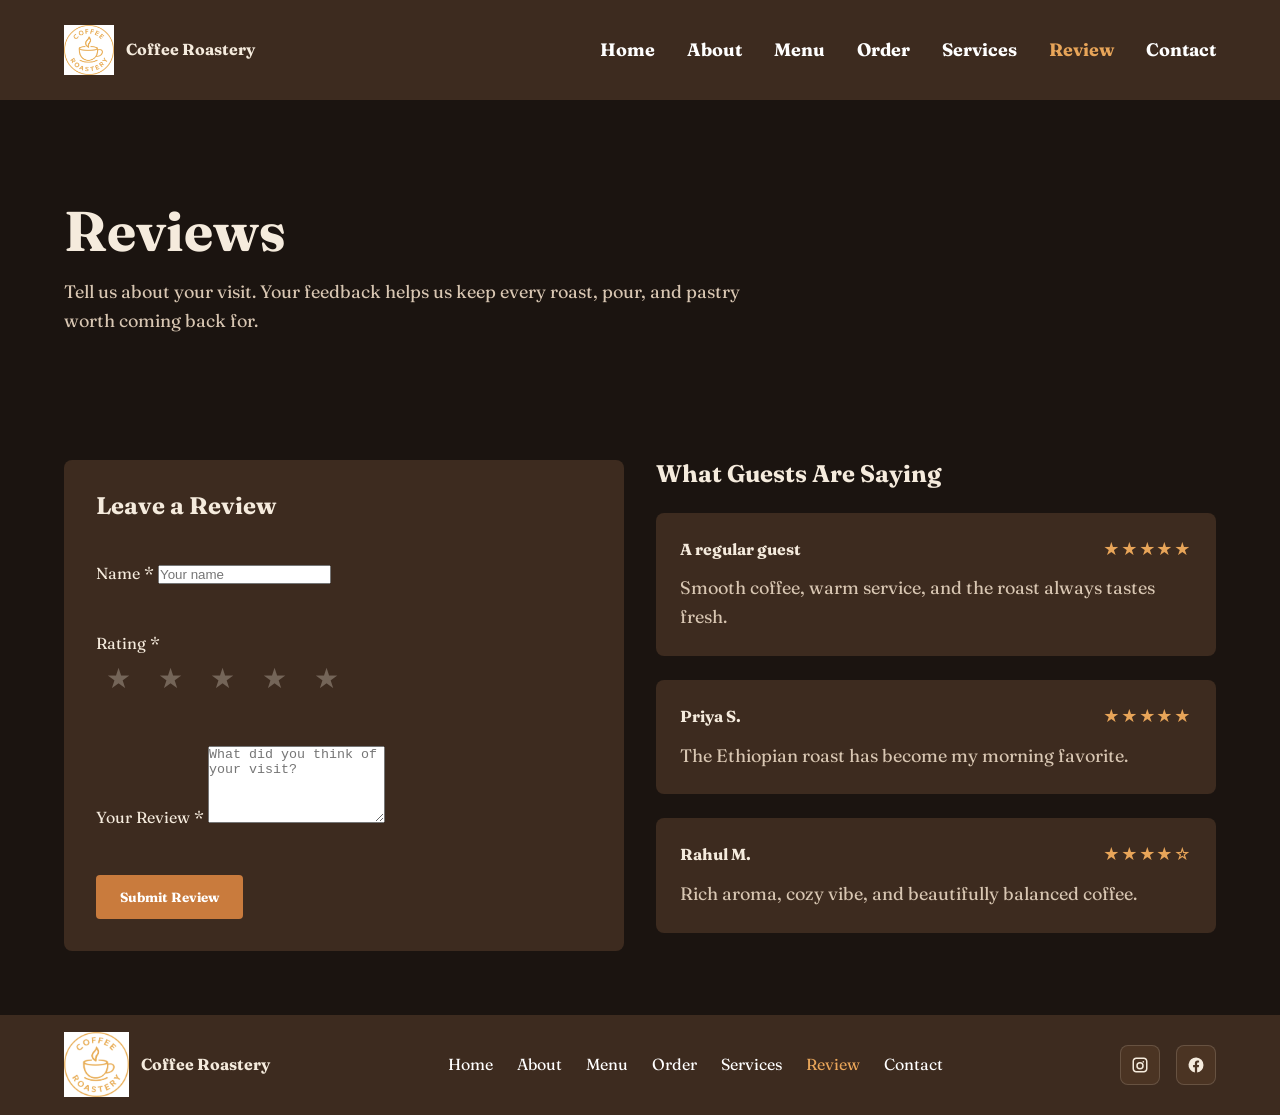
<file: review.html>
<!DOCTYPE html>
<html lang="en">
  <head>
    <meta charset="UTF-8" />
    <meta name="viewport" content="width=device-width, initial-scale=1.0" />
    <title>Coffee Roastery</title>
    <link rel="stylesheet" href="style.css" />
    <link rel="preconnect" href="https://fonts.googleapis.com">
    <link rel="preconnect" href="https://fonts.gstatic.com" crossorigin>
    <link href="https://fonts.googleapis.com/css2?family=Fraunces:ital,opsz,wght@0,9..144,100..900;1,9..144,100..900&family=Inter:ital,opsz,wght@0,14..32,100..900;1,14..32,100..900&family=JetBrains+Mono:ital,wght@0,100..800;1,100..800&display=swap" rel="stylesheet">
  </head>
  <body>
    <nav>
        <div class="navbar">
            <div class="navbar-logo">
                <img src="logo.png" alt="Logo" />
                <div class="navbar-title">Coffee Roastery</div>
            </div>
            <button class="nav-toggle" type="button" aria-label="Open menu" aria-expanded="false">
                <span></span>
                <span></span>
                <span></span>
            </button>
            <ul class="nav-links">
                <a href="index.html">Home</a>
                <a href="about.html">About</a>
                <a href="menu.html">Menu</a>
                <a href="order.html">Order</a>
                <a href="services.html">Services</a>
                <a href="review.html" class="active">Review</a>
                <a href="contact.html" class="contact-btn">Contact</a>
            </ul>
        </div>
    </nav>
    <main>
        <section class="page-header">
            <h1>Reviews</h1>
            <p>Tell us about your visit. Your feedback helps us keep every roast, pour, and pastry worth coming back for.</p>
        </section>
        <section class="review-section" aria-label="Leave a review and read past reviews">
            <div class="review-container">
                <div class="review-form-column">
                    <form id="reviewForm" class="contact-form" novalidate>
                        <h2 class="contact-card-title">Leave a Review</h2>
                        <div class="form-group">
                            <label for="reviewName">Name <span class="required">*</span></label>
                            <input
                                type="text"
                                id="reviewName"
                                name="reviewName"
                                placeholder="Your name"
                                required
                                aria-describedby="reviewNameError"
                            />
                            <div class="form-feedback">
                                <span class="error-message" id="reviewNameError"></span>
                                <span class="success-icon">✓</span>
                            </div>
                        </div>

                        <div class="form-group">
                            <label>Rating <span class="required">*</span></label>
                            <div class="star-rating" data-star-rating role="radiogroup" aria-label="Rating out of 5 stars">
                                <button type="button" class="star-btn" data-star="1" role="radio" aria-checked="false" aria-label="1 star">★</button>
                                <button type="button" class="star-btn" data-star="2" role="radio" aria-checked="false" aria-label="2 stars">★</button>
                                <button type="button" class="star-btn" data-star="3" role="radio" aria-checked="false" aria-label="3 stars">★</button>
                                <button type="button" class="star-btn" data-star="4" role="radio" aria-checked="false" aria-label="4 stars">★</button>
                                <button type="button" class="star-btn" data-star="5" role="radio" aria-checked="false" aria-label="5 stars">★</button>
                            </div>
                            <div class="form-feedback">
                                <span class="error-message" id="reviewRatingError"></span>
                            </div>
                        </div>

                        <div class="form-group">
                            <label for="reviewComment">Your Review <span class="required">*</span></label>
                            <textarea
                                id="reviewComment"
                                name="reviewComment"
                                placeholder="What did you think of your visit?"
                                rows="5"
                                required
                                aria-describedby="reviewCommentError"
                            ></textarea>
                            <div class="form-feedback">
                                <span class="error-message" id="reviewCommentError"></span>
                                <span class="success-icon">✓</span>
                            </div>
                        </div>

                        <div class="form-actions">
                            <button type="submit" class="btn btn-submit">Submit Review</button>
                        </div>

                        <div class="success-message" id="reviewSuccessMessage">
                            <span class="success-check">✓</span>
                            <div>
                                <h3>Thanks for your review!</h3>
                                <p>Your feedback has been added below.</p>
                            </div>
                        </div>
                    </form>
                </div>

                <div class="review-list-column">
                    <h2 class="contact-card-title">What Guests Are Saying</h2>
                    <ul class="review-list" data-review-list>
                        <li class="review-card">
                            <div class="review-card-head">
                                <strong>A regular guest</strong>
                                <span class="review-stars" aria-label="5 out of 5 stars">★★★★★</span>
                            </div>
                            <p>Smooth coffee, warm service, and the roast always tastes fresh.</p>
                        </li>
                        <li class="review-card">
                            <div class="review-card-head">
                                <strong>Priya S.</strong>
                                <span class="review-stars" aria-label="5 out of 5 stars">★★★★★</span>
                            </div>
                            <p>The Ethiopian roast has become my morning favorite.</p>
                        </li>
                        <li class="review-card">
                            <div class="review-card-head">
                                <strong>Rahul M.</strong>
                                <span class="review-stars" aria-label="4 out of 5 stars">★★★★☆</span>
                            </div>
                            <p>Rich aroma, cozy vibe, and beautifully balanced coffee.</p>
                        </li>
                    </ul>
                </div>
            </div>
        </section>
    </main>
    <footer>
        <div class="footer">
            <div class="footer-logo">
                <img src="logo.png" alt="Logo" />
                <div class="footer-title">Coffee Roastery</div>
            </div>

            <div class="footer-links">
                <ul>
                    <a href="index.html">Home</a>
                    <a href="about.html">About</a>
                    <a href="menu.html">Menu</a>
                    <a href="order.html">Order</a>
                    <a href="services.html">Services</a>
                    <a href="review.html" class="active">Review</a>
                    <a href="contact.html">Contact</a>
                </ul>
            </div>

            <div class="footer-social" aria-label="Social links">
                <a href="#" target="_blank" rel="noopener noreferrer" aria-label="Instagram">
                    <svg viewBox="0 0 24 24" aria-hidden="true" focusable="false">
                        <path d="M7 2C4.243 2 2 4.243 2 7v10c0 2.757 2.243 5 5 5h10c2.757 0 5-2.243 5-5V7c0-2.757-2.243-5-5-5H7zm10 2c1.654 0 3 1.346 3 3v10c0 1.654-1.346 3-3 3H7c-1.654 0-3-1.346-3-3V7c0-1.654 1.346-3 3-3h10zm-5 4a5 5 0 100 10 5 5 0 000-10zm0 2a3 3 0 110 6 3 3 0 010-6zm5.5-2.2a1.1 1.1 0 11-2.2 0 1.1 1.1 0 012.2 0z" />
                    </svg>
                </a>
                <a href="#" target="_blank" rel="noopener noreferrer" aria-label="Facebook">
                    <svg viewBox="0 0 24 24" aria-hidden="true" focusable="false">
                        <path d="M22 12a10 10 0 10-11.5 9.9v-7H8.1V12h2.4V9.8c0-2.4 1.4-3.7 3.6-3.7 1 0 2 .2 2 .2v2.2h-1.1c-1.1 0-1.5.7-1.5 1.4V12h2.6l-.4 2.9h-2.2v7A10 10 0 0022 12z" />
                    </svg>
                </a>
            </div>
        </div>

    </footer>
    <script src="script.js"></script>
  </body>
</html>
</file>
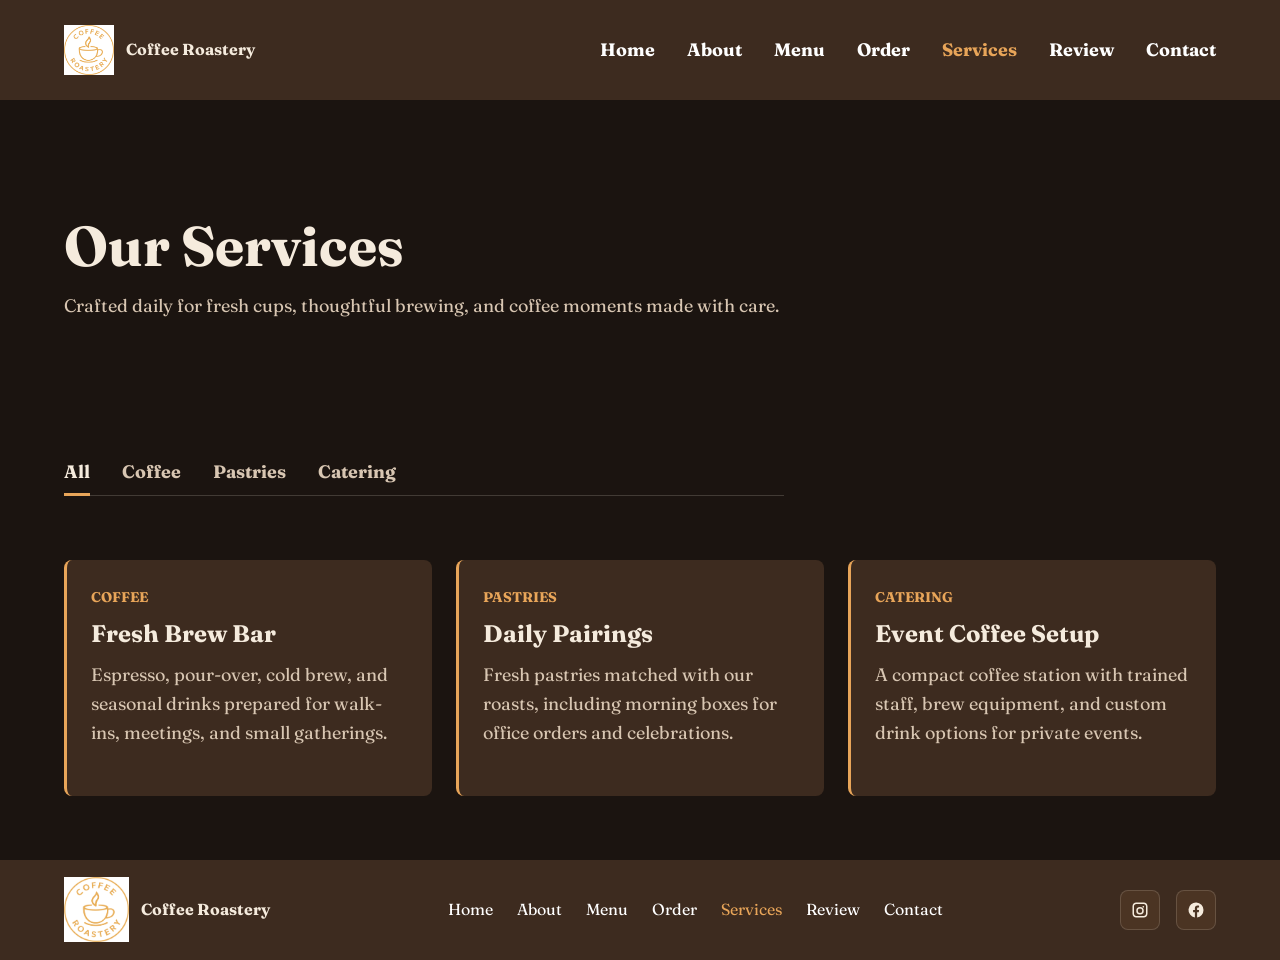
<file: services.html>
<!DOCTYPE html>
<html lang="en">
  <head>
    <meta charset="UTF-8" />
    <meta name="viewport" content="width=device-width, initial-scale=1.0" />
    <title>Services | Coffee Roastery</title>
    <link rel="stylesheet" href="style.css" />
    <link rel="preconnect" href="https://fonts.googleapis.com">
    <link rel="preconnect" href="https://fonts.gstatic.com" crossorigin>
    <link href="https://fonts.googleapis.com/css2?family=Fraunces:ital,opsz,wght@0,9..144,100..900;1,9..144,100..900&family=Inter:ital,opsz,wght@0,14..32,100..900;1,14..32,100..900&family=JetBrains+Mono:ital,wght@0,100..800;1,100..800&display=swap" rel="stylesheet">
  </head>
  <body>
    <nav>
        <div class="navbar">
            <div class="navbar-logo">
                <img src="logo.png" alt="Logo" />
                <div class="navbar-title">Coffee Roastery</div>
            </div>
            <button class="nav-toggle" type="button" aria-label="Open menu" aria-expanded="false">
                <span></span>
                <span></span>
                <span></span>
            </button>
            <ul class="nav-links">
                <a href="index.html">Home</a>
                <a href="about.html">About</a>
                <a href="menu.html">Menu</a>
                <a href="order.html">Order</a>
                <a href="services.html" class="active">Services</a>
                <a href="review.html">Review</a>
                <a href="contact.html" class="contact-btn">Contact</a>
            </ul>
        </div>
    </nav>
    <main>
        <section class="page-header">
            <h1>Our Services</h1>
            <p>Crafted daily for fresh cups, thoughtful brewing, and coffee moments made with care.</p>
        </section>
        <section class="service-categories" aria-label="Service categories">
            <div class="category-tabs" role="tablist" aria-label="Service categories" data-service-tabs>
                <button class="category-tab is-active" type="button" role="tab" aria-selected="true" data-category="all">All</button>
                <button class="category-tab" type="button" role="tab" aria-selected="false" data-category="coffee">Coffee</button>
                <button class="category-tab" type="button" role="tab" aria-selected="false" data-category="pastries">Pastries</button>
                <button class="category-tab" type="button" role="tab" aria-selected="false" data-category="catering">Catering</button>
            </div>
        </section>
        <section class="services-grid" aria-label="Available services" data-services-grid>
            <article class="service-card reveal is-visible" data-category="coffee">
                <span>Coffee</span>
                <h2>Fresh Brew Bar</h2>
                <p>Espresso, pour-over, cold brew, and seasonal drinks prepared for walk-ins, meetings, and small gatherings.</p>
            </article>
            <article class="service-card reveal is-visible" data-category="pastries">
                <span>Pastries</span>
                <h2>Daily Pairings</h2>
                <p>Fresh pastries matched with our roasts, including morning boxes for office orders and celebrations.</p>
            </article>
            <article class="service-card reveal is-visible" data-category="catering">
                <span>Catering</span>
                <h2>Event Coffee Setup</h2>
                <p>A compact coffee station with trained staff, brew equipment, and custom drink options for private events.</p>
            </article>
            <p class="menu-empty" data-services-empty hidden>No services are available in this category right now.</p>
        </section>
    </main>
    <footer>
        <div class="footer">
            <div class="footer-logo">
                <img src="logo.png" alt="Logo" />
                <div class="footer-title">Coffee Roastery</div>
            </div>

            <div class="footer-links">
                <ul>
                    <a href="index.html">Home</a>
                    <a href="about.html">About</a>
                    <a href="menu.html">Menu</a>
                    <a href="order.html">Order</a>
                    <a href="services.html" class="active">Services</a>
                    <a href="review.html">Review</a>
                    <a href="contact.html">Contact</a>
                </ul>
            </div>

            <div class="footer-social" aria-label="Social links">
                <a href="#" target="_blank" rel="noopener noreferrer" aria-label="Instagram">
                    <svg viewBox="0 0 24 24" aria-hidden="true" focusable="false">
                        <path d="M7 2C4.243 2 2 4.243 2 7v10c0 2.757 2.243 5 5 5h10c2.757 0 5-2.243 5-5V7c0-2.757-2.243-5-5-5H7zm10 2c1.654 0 3 1.346 3 3v10c0 1.654-1.346 3-3 3H7c-1.654 0-3-1.346-3-3V7c0-1.654 1.346-3 3-3h10zm-5 4a5 5 0 100 10 5 5 0 000-10zm0 2a3 3 0 110 6 3 3 0 010-6zm5.5-2.2a1.1 1.1 0 11-2.2 0 1.1 1.1 0 012.2 0z" />
                    </svg>
                </a>
                <a href="#" target="_blank" rel="noopener noreferrer" aria-label="Facebook">
                    <svg viewBox="0 0 24 24" aria-hidden="true" focusable="false">
                        <path d="M22 12a10 10 0 10-11.5 9.9v-7H8.1V12h2.4V9.8c0-2.4 1.4-3.7 3.6-3.7 1 0 2 .2 2 .2v2.2h-1.1c-1.1 0-1.5.7-1.5 1.4V12h2.6l-.4 2.9h-2.2v7A10 10 0 0022 12z" />
                    </svg>
                </a>
            </div>
        </div>

    </footer>
    <script src="script.js"></script>
  </body>
</html>
</file>
<file: style.css>
*{
    margin: 0;

    padding: 0;
    box-sizing: border-box;
}

:root {
    /* Backgrounds */
    --bg-dark: #1B1410;
    --surface: #3D2B1F;

    /* Text */
    --text-light: #F5EBDD;
    --text-muted: #D8C6B2;

    /* Accents */
    --accent: #C97B3D;
    --accent-hover: #E8A559;
    --roast-brown: #8B4226;

    /* Type scale */
    --text-sm: 0.875rem;
    --text-base: 1rem;
    --text-md: 1.125rem;
    --text-lg: 1.5rem;
    --text-xl: 2.25rem;
    --text-xxl: 3.5rem;

    /* Spacing scale */
    --space-xs: 0.5rem;
    --space-sm: 0.75rem;
    --space-md: 1rem;
    --space-lg: 1.5rem;
    --space-xl: 2rem;
    --space-xxl: 4rem;
}

html{
    scroll-behavior: smooth;
}

body{
    font-family: 'Fraunces', 'Inter', 'JetBrains Mono';
    line-height: 1.6;
    background-color: var(--bg-dark);
    color: var(--text-light);
    font-size: var(--text-base);
}

h1,
.navbar-title,
.footer-title {
    font-family: 'Fraunces','Inter', 'JetBrains Mono';
    font-weight: 700;
    line-height: 1.1;
}

h1 {
    max-width: 760px;
    font-size: var(--text-xxl);
    margin-bottom: var(--space-md);
}

p {
    color: var(--text-muted);
    font-size: var(--text-md);
    margin-bottom: var(--space-lg);
}

a {
    color: inherit;
}

.navbar {
    background-color: var(--surface);
    min-height: 100px;
    width: 100%;
    display: flex;
    justify-content: space-between;
    align-items: center;
    gap: var(--space-xl);
    padding: var(--space-md) var(--space-xxl);
}


.footer {
    background-color: var(--surface);
    min-height: 100px;
    width: 100%;
    display: flex;
    justify-content: space-between;
    align-items: center;
    gap: var(--space-xl);
    padding: var(--space-md) var(--space-xxl);
}

.btn {
    background-color: var(--accent);
    color: white;
    display: inline-block;
    min-height: 44px;

    text-decoration: none;
    font-weight: 700;
    padding: var(--space-sm) var(--space-lg);
    margin-right: var(--space-sm);
    border-radius: 4px;
    transition: background-color 0.2s ease;
}

.btn:hover {
    background-color: var(--accent-hover);
}

.navbar-logo{
    height: 50px;
    width: auto;
    display: flex;
    align-items: center;
    gap: var(--space-sm);

}

.navbar-logo img{
    width: 50px;
    height: 50px;
    object-fit: contain;
    display: block;
    flex-shrink: 0;
}

.footer-logo{
    height: 65px;
    width: auto;
    display: flex;
    align-items: center;
    gap: var(--space-sm);

}

.footer-logo img{
    width: 65px;
    height: 65px;
    object-fit: contain;
    display: block;
    flex-shrink: 0;
}
.nav-links{
    display: flex;
    list-style: none;
    gap: var(--space-xl);
    align-items: center;
}

.nav-toggle {
    display: none;
    width: 44px;
    height: 44px;

    border: 1px solid rgba(245, 235, 221, 0.22);
    border-radius: 4px;
    background: transparent;
    cursor: pointer;
    padding: 9px;
}

.nav-toggle span {
    display: block;
    width: 100%;
    height: 2px;
    margin: 5px 0;
    background-color: var(--text-light);
    transition: transform 0.2s ease, opacity 0.2s ease;
}

.nav-toggle.is-open span:nth-child(1) {
    transform: translateY(7px) rotate(45deg);
}

.nav-toggle.is-open span:nth-child(2) {
    opacity: 0;
}

.nav-toggle.is-open span:nth-child(3) {
    transform: translateY(-7px) rotate(-45deg);
}

.nav-links a{
    text-decoration: none;
    color: white;
    font-family: 'Fraunces', 'Inter', 'JetBrains Mono';
    font-size: var(--text-md);
    font-weight: 700;
}

.footer-links{
    display: flex;
    list-style: none;
    gap: var(--space-lg);
}

.footer-links ul{
    display: flex;
    list-style: none;
    gap: var(--space-lg);
}

.footer-links a{
    text-decoration: none;
    color: white;
    font-size: var(--text-base);
}

.nav-links a:hover{
    color: var(--accent);
}

.footer-links a:hover{
    color: var(--accent);
}

.footer-social{
    display: flex;
    gap: var(--space-md);
    align-items: center;
}

.footer-social a{
    display: inline-flex;
    align-items: center;
    justify-content: center;
    width: 40px;
    height: 40px;
    border-radius: 8px;
    background-color: rgba(232, 165, 89, 0.08);
    border: 1px solid rgba(245, 235, 221, 0.16);
    color: var(--text-light);
    text-decoration: none;
    transition: transform 0.15s ease, background-color 0.15s ease, border-color 0.15s ease;
}

.footer-social a:hover{
    transform: translateY(-2px);
    background-color: rgba(232, 165, 89, 0.14);
    border-color: rgba(232, 165, 89, 0.45);
    color: var(--accent-hover);
}

.footer-social svg{
    width: 18px;
    height: 18px;
    fill: currentColor;
}


.nav-links a.active,
.footer-links a.active {
    color: var(--accent-hover);
}

.page-header {
    padding: var(--space-xxl);
    min-height: 360px;
    display: flex;
    flex-direction: column;
    justify-content: center;
}

.page-header p {
    max-width: 720px;
}

.service-categories,
.menu-categories {
    padding: 0 var(--space-xxl) var(--space-xxl);
}

.category-tabs,
.menu-tabs {
    border-bottom: 1px solid rgba(245, 235, 221, 0.18);
    display: flex;
    gap: var(--space-xl);
    max-width: 720px;
}

.category-tab,
.menu-tab {
    background: transparent;
    border: 0;
    color: var(--text-muted);
    cursor: pointer;
    font-family: inherit;
    font-size: var(--text-md);
    font-weight: 700;
    padding: 0 0 var(--space-sm);
    position: relative;
    transition: color 0.2s ease;
}

.category-tab::after,
.menu-tab::after {
    background-color: var(--accent-hover);
    bottom: -1px;
    content: "";
    height: 3px;
    left: 0;
    position: absolute;
    transform: scaleX(0);
    transform-origin: left;
    transition: transform 0.2s ease;
    width: 100%;
}

.category-tab:hover,
.category-tab.is-active,
.menu-tab:hover,
.menu-tab.is-active {
    color: var(--text-light);
}

.category-tab.is-active::after,
.menu-tab.is-active::after {
    transform: scaleX(1);
}

.category-tab:focus-visible,
.menu-tab:focus-visible {
    outline: 2px solid var(--accent-hover);
    outline-offset: 6px;
}

.printed-menu {
    padding: 0 var(--space-xxl) var(--space-xxl);
}

.menu-grid,
.services-grid {
    display: grid;
    gap: var(--space-lg);
}

.menu-grid {
    background-color: rgba(61, 43, 31, 0.72);
    border: 1px solid rgba(245, 235, 221, 0.16);
    border-radius: 8px;
    grid-template-columns: repeat(2, 1fr);
    min-height: 180px;
    padding: var(--space-lg) var(--space-xl);
}

.services-grid {
    grid-template-columns: repeat(3, 1fr);
    padding: 0 var(--space-xxl) var(--space-xxl);
}

.menu-card,
.service-card {
    background-color: var(--surface);
    border-radius: 8px;
    padding: var(--space-lg);
}

.menu-card {
    background-color: transparent;
    border-bottom: 1px solid rgba(245, 235, 221, 0.16);
    border-radius: 0;
    display: grid;
    grid-template-columns: 1fr auto;
    gap: var(--space-lg);
    opacity: 1;
    padding: 0 0 var(--space-lg);
    transform: translateY(0);
    transition: background-color 0.2s ease, opacity 0.24s ease, padding 0.2s ease, transform 0.24s ease;
}

.menu-card:not(.is-filtered-out):hover {
    background-color: rgba(232, 165, 89, 0.08);
    padding-left: var(--space-sm);
    padding-right: var(--space-sm);
    transform: translateY(-4px);
}

.menu-card.is-filtered-out {
    opacity: 0;
    transform: translateY(10px);
}

.menu-card[hidden] {
    display: none;
}

.service-card {
    opacity: 1;
    transform: translateY(0);
    transition: opacity 0.24s ease, transform 0.24s ease;
}

.service-card.is-filtered-out {
    opacity: 0;
    transform: translateY(10px);
}

.service-card[hidden] {
    display: none;
}

.menu-empty {
    border: 1px solid rgba(245, 235, 221, 0.16);
    border-radius: 8px;
    color: var(--text-muted);
    font-size: var(--text-base);
    margin: var(--space-lg) 0 0;
    padding: var(--space-lg);
    text-align: center;
}

.menu-empty[hidden] {
    display: none;
}

.contact-section {
    padding: 0 var(--space-xxl) var(--space-xxl);
}

.contact-form {
    background-color: var(--surface);
    border-radius: 8px;
    display: grid;
    gap: var(--space-lg);
    max-width: 760px;
    padding: var(--space-xl);
}

/* Contact page: address, hours, map */
.contact-form-section{

    padding: 0 var(--space-xxl) var(--space-xxl);
}

.contact-info-grid{
    display: grid;
    grid-template-columns: minmax(280px, 1fr) minmax(320px, 0.9fr);
    gap: var(--space-xl);
    align-items: start;
}

.contact-side-column{
    display: grid;
    gap: var(--space-lg);
}

.contact-card{
    background-color: rgba(61, 43, 31, 0.72);
    border: 1px solid rgba(245, 235, 221, 0.16);
    border-radius: 8px;
    padding: var(--space-xl);
}

.contact-card-title{
    font-size: var(--text-lg);
    line-height: 1.2;
    margin-bottom: var(--space-md);
}

.contact-address{
    margin-bottom: 0;
    font-size: var(--text-md);
}

.hours-table-wrapper{
    overflow-x: auto;
}

.hours-table{
    width: 100%;
    border-collapse: collapse;
    min-width: 280px;
}

.hours-table thead th{
    text-align: left;
    font-size: var(--text-sm);
    color: var(--text-muted);
    padding-bottom: var(--space-xs);
}

.hours-table tbody td{
    padding: var(--space-sm) 0;
    border-top: 1px solid rgba(245, 235, 221, 0.14);
    vertical-align: top;
    font-size: var(--text-base);
}

.hours-table tbody td:first-child{
    color: var(--text-light);
    font-weight: 700;
    padding-right: var(--space-lg);
    white-space: nowrap;
}

.map-frame{
    width: 100%;
    aspect-ratio: 16 / 10;
    border-radius: 8px;
    overflow: hidden;
    border: 1px solid rgba(245, 235, 221, 0.16);
    background-color: var(--bg-dark);
}

.map-note{
    margin-top: var(--space-sm);
    margin-bottom: 0;
    font-size: var(--text-sm);
    color: var(--text-muted);
}


.form-field {
    display: grid;
    gap: var(--space-xs);
    position: relative;
}

.form-field label {
    color: var(--text-light);
    font-size: var(--text-base);
    font-weight: 700;
}

.form-field label span {
    color: var(--text-muted);
    font-size: var(--text-sm);
    font-weight: 400;
}

.form-field input,
.form-field textarea {
    background-color: var(--bg-dark);
    border: 1px solid rgba(245, 235, 221, 0.18);
    border-radius: 4px;
    color: var(--text-light);
    font: inherit;
    padding: var(--space-sm) var(--space-md);
    width: 100%;
}

.form-field textarea {
    resize: vertical;
}

.form-field input:focus,
.form-field textarea:focus {
    border-color: var(--accent-hover);
    outline: 2px solid rgba(232, 165, 89, 0.22);
}

.form-field.is-invalid input,
.form-field.is-invalid textarea {
    border-color: #D95F4F;
    outline-color: rgba(217, 95, 79, 0.2);
}

.form-field.is-valid input,
.form-field.is-valid textarea {
    border-color: #6FBF73;
    padding-right: 3.5rem;
}

.form-field.is-valid::after {
    bottom: 2rem;
    color: #6FBF73;
    content: "OK";
    font-family: 'JetBrains Mono', monospace;
    font-size: 0.75rem;
    font-weight: 700;
    position: absolute;
    right: var(--space-md);
}

.field-message,
.form-status {
    color: var(--accent-hover);
    font-size: var(--text-sm);
    margin-bottom: 0;
    min-height: 1.3em;
}

.form-field.is-invalid .field-message,
.form-status[data-type="error"] {
    color: #F08A7E;
}

.form-field.is-valid .field-message,
.form-status[data-type="success"] {
    color: #8ED08F;
}

.form-status[data-type="info"] {
    color: var(--accent-hover);
}

.contact-form .btn {
    border: 0;
    cursor: pointer;
    font-family: inherit;
    justify-self: start;
    margin-right: 0;
}

.contact-form .btn:disabled {
    cursor: wait;
    opacity: 0.72;
}

/* Contact form validation (matches contact.html markup) */
#successMessage,
#orderSuccessMessage,
#reviewSuccessMessage {
    display: none;
}

/* Real-time validation feedback for contact.html */
.form-feedback .success-icon {
    display: none;
    margin-left: var(--space-sm);
    color: #8ED08F;
}

.form-group.is-valid .form-feedback .success-icon {
    display: inline;
}

.form-feedback .error-message {
    display: block;
}


.form-group.is-invalid input,
.form-group.is-invalid textarea {
    border-color: #D95F4F;
    outline-color: rgba(217, 95, 79, 0.2);
}

.form-group.is-valid input,
.form-group.is-valid textarea {
    border-color: #6FBF73;
}

.form-group .error-message {
    display: block;
    min-height: 1.3em;
    color: #F08A7E;
}

.form-group .success-icon {
    opacity: 0;
    color: #8ED08F;
}

.form-group.is-valid .success-icon {
    opacity: 1;
}

.form-group.is-invalid .success-icon {
    opacity: 0;
}

.form-group .error-message:empty {
    color: transparent;
}

.success-message h3 {
    margin-bottom: var(--space-xs);
}

.success-message {
    margin-top: var(--space-lg);
    background-color: rgba(110, 191, 115, 0.12);
    border: 1px solid rgba(110, 191, 115, 0.35);
    border-radius: 8px;
    padding: var(--space-lg);
}


/* Order page */
.order-categories {
    padding: 0 var(--space-xxl) var(--space-xxl);
}

.order-section {
    padding: 0 var(--space-xxl) var(--space-xxl);
}

.order-container {
    display: grid;
    grid-template-columns: minmax(0, 1.6fr) minmax(280px, 1fr);
    gap: var(--space-xl);
    align-items: start;
}

.order-grid {
    background-color: rgba(61, 43, 31, 0.72);
    border: 1px solid rgba(245, 235, 221, 0.16);
    border-radius: 8px;
    display: grid;
    gap: var(--space-lg);
    padding: var(--space-lg) var(--space-xl);
}

.order-card {
    align-items: center;
}

.order-card .menu-card-main strong {
    margin-top: var(--space-sm);
}

.qty-stepper {
    align-items: center;
    display: flex;
    gap: var(--space-sm);
    justify-self: end;
}

.qty-btn {
    align-items: center;
    background-color: var(--bg-dark);
    border: 1px solid rgba(245, 235, 221, 0.22);
    border-radius: 4px;
    color: var(--text-light);
    cursor: pointer;
    display: flex;
    font-size: var(--text-md);
    font-weight: 700;
    height: 36px;
    justify-content: center;
    line-height: 1;
    width: 36px;
    transition: background-color 0.15s ease, border-color 0.15s ease;
}

.qty-btn:hover {
    background-color: rgba(232, 165, 89, 0.14);
    border-color: rgba(232, 165, 89, 0.45);
}

.qty-value {
    color: var(--text-light);
    font-family: 'JetBrains Mono', monospace;
    font-size: var(--text-base);
    font-weight: 700;
    min-width: 1.5rem;
    text-align: center;
}

.order-summary-column {
    position: sticky;
    top: var(--space-xl);
}

.order-summary-card {
    background-color: rgba(61, 43, 31, 0.72);
    border: 1px solid rgba(245, 235, 221, 0.16);
    border-radius: 8px;
    padding: var(--space-xl);
}

.order-summary-empty {
    color: var(--text-muted);
    font-size: var(--text-base);
    margin-bottom: var(--space-md);
}

.order-summary-list {
    display: grid;
    gap: var(--space-sm);
    list-style: none;
    margin-bottom: var(--space-md);
}

.order-summary-list[hidden],
.order-summary-total[hidden] {
    display: none;
}

.order-summary-item {
    align-items: baseline;
    border-bottom: 1px solid rgba(245, 235, 221, 0.12);
    display: flex;
    gap: var(--space-md);
    justify-content: space-between;
    padding-bottom: var(--space-sm);
}

.order-summary-item-name {
    color: var(--text-light);
    font-size: var(--text-base);
}

.order-summary-item-qty {
    color: var(--text-muted);
    font-size: var(--text-sm);
}

.order-summary-item-price {
    color: var(--text-light);
    font-family: 'JetBrains Mono', monospace;
    font-size: var(--text-base);
    white-space: nowrap;
}

.order-summary-total {
    align-items: baseline;
    border-top: 1px solid rgba(245, 235, 221, 0.18);
    display: flex;
    justify-content: space-between;
    margin-bottom: var(--space-lg);
    padding-top: var(--space-md);
}

.order-summary-total span {
    color: var(--text-muted);
    font-size: var(--text-base);
}

.order-summary-total strong {
    color: var(--accent-hover);
    font-family: 'JetBrains Mono', monospace;
    font-size: var(--text-lg);
}

.btn-place-order {
    border: 0;
    cursor: pointer;
    font-family: inherit;
    width: 100%;
}

.btn-place-order:disabled {
    cursor: not-allowed;
    opacity: 0.5;
}

/* Review page */
.review-section {
    padding: 0 var(--space-xxl) var(--space-xxl);
}

.review-container {
    display: grid;
    grid-template-columns: minmax(320px, 1fr) minmax(320px, 1fr);
    gap: var(--space-xl);
    align-items: start;
}

.review-form-column .contact-form {
    max-width: none;
}

.star-rating {
    display: flex;
    gap: var(--space-xs);
}

.star-btn {
    background: transparent;
    border: 0;
    color: rgba(245, 235, 221, 0.3);
    cursor: pointer;
    font-size: 1.75rem;
    line-height: 1;
    min-height: 44px;
    min-width: 44px;
    transition: color 0.15s ease, transform 0.15s ease;
}

.star-btn:hover,
.star-btn:focus-visible {
    color: var(--accent-hover);
}

.star-btn.is-filled {
    color: var(--accent-hover);
}

.review-list-column h2 {
    margin-bottom: var(--space-lg);
}

.review-list {
    display: grid;
    gap: var(--space-lg);
    list-style: none;
}

.review-card {
    background-color: var(--surface);
    border-radius: 8px;
    padding: var(--space-lg);
}

.review-card-head {
    align-items: center;
    display: flex;
    justify-content: space-between;
    margin-bottom: var(--space-sm);
}

.review-card-head strong {
    color: var(--text-light);
}

.review-stars {
    color: var(--accent-hover);
    font-size: var(--text-base);
    letter-spacing: 0.05em;
}

.review-card p {
    margin-bottom: 0;
}

.review-card-new {
    animation: review-card-in 0.4s ease;
}

@keyframes review-card-in {
    from {
        opacity: 0;
        transform: translateY(8px);
    }

    to {
        opacity: 1;
        transform: translateY(0);
    }
}

.service-card {
    border-left: 3px solid var(--accent-hover);
}

.menu-card span,
.service-card span {
    color: var(--accent-hover);
    display: inline-block;
    font-size: var(--text-sm);
    font-weight: 700;
    margin-bottom: var(--space-sm);
    text-transform: uppercase;
}

.menu-card h2,
.service-card h2 {
    font-size: var(--text-lg);
    line-height: 1.2;
    margin-bottom: var(--space-sm);
}

.menu-card p {
    font-size: var(--text-base);
    margin-bottom: 0;
}

.service-card p {
    margin-bottom: var(--space-lg);
}

.menu-card strong {
    align-self: start;
    color: var(--text-light);
    display: block;
    font-family: 'JetBrains Mono', monospace;
    font-size: var(--text-base);
    font-weight: 700;
    white-space: nowrap;
}

.founder-story {
    display: grid;
    grid-template-columns: minmax(260px, 0.9fr) minmax(320px, 1.1fr);
    gap: var(--space-xxl);
    align-items: center;
    padding: 0 var(--space-xxl) var(--space-xxl);
}

.founder-image {
    aspect-ratio: 4 / 3;
    background-color: var(--surface);
    border-radius: 8px;
    min-height: 420px;
    display: flex;
    align-items: center;
    justify-content: center;
    overflow: hidden;
}

.founder-image img {
    width: 100%;
    height: 100%;
    object-fit: cover;
    display: block;
}

.founder-copy {
    max-width: 720px;
}

.section-label {
    color: var(--accent-hover);
    display: inline-block;
    font-size: var(--text-sm);
    font-weight: 700;
    letter-spacing: 0.08em;
    margin-bottom: var(--space-sm);
    text-transform: uppercase;
}

.founder-copy h2 {
    font-size: var(--text-xl);
    line-height: 1.15;
    margin-bottom: var(--space-lg);
}

.values-section {
    display: grid;
    grid-template-columns: repeat(3, 1fr);
    gap: var(--space-lg);
    padding: 0 var(--space-xxl) var(--space-xxl);
}

.value-card {
    border-top: 1px solid rgba(232, 165, 89, 0.5);
    padding-top: var(--space-lg);
}

.value-card span {
    color: var(--accent-hover);
    display: inline-block;
    font-weight: 700;
    margin-bottom: var(--space-sm);
}

.value-card h3 {
    font-size: var(--text-lg);
    margin-bottom: var(--space-sm);
}

.value-card p {
    margin-bottom: 0;
}

.timeline-section {
    padding: 0 var(--space-xxl) var(--space-xxl);
}

.timeline-header {
    max-width: 760px;
    margin-bottom: var(--space-xl);
}

.timeline-header h2 {
    font-size: var(--text-xl);
    line-height: 1.15;
    margin-bottom: var(--space-md);
}

.timeline {
    max-width: 920px;
    position: relative;
}

.timeline::before {
    content: "";
    position: absolute;
    top: 0;
    bottom: 0;
    left: 24px;
    width: 2px;
    background-color: rgba(232, 165, 89, 0.42);
}

.timeline-item {
    display: grid;
    grid-template-columns: 48px 1fr;

    gap: var(--space-lg);
    position: relative;
    padding-bottom: var(--space-xl);
}

.timeline-item:last-child {
    padding-bottom: 0;
}

.timeline-dot {
    width: 48px;
    height: 48px;
    border: 2px solid var(--accent-hover);
    border-radius: 50%;
    background-color: var(--bg-dark);
    color: var(--accent-hover);
    display: flex;
    align-items: center;
    justify-content: center;
    font-size: var(--text-sm);
    font-weight: 700;
    position: relative;
    z-index: 1;
}

.timeline-dot::before {
    content: var(--timeline-index, "");
}

.timeline-content {
    background-color: var(--surface);
    border-radius: 8px;
    padding: var(--space-lg);
}

.timeline-year {
    color: var(--accent-hover);
    display: inline-block;
    font-weight: 700;
    margin-bottom: var(--space-xs);
}

.timeline-content h3 {
    font-size: var(--text-lg);
    margin-bottom: var(--space-sm);
}

.timeline-content p {
    margin-bottom: 0;
}

.team-section {
    padding: 0 var(--space-xxl) var(--space-xxl);
}

.team-header {
    margin-bottom: var(--space-xl);
}

.team-header h2 {
    font-size: var(--text-xl);
    line-height: 1.15;
}

.team-grid {
    display: grid;
    grid-template-columns: repeat(3, 1fr);
    gap: var(--space-lg);
}

.team-card {
    background-color: var(--surface);
    border-radius: 8px;
    padding: var(--space-lg);
    transition: transform 0.2s ease, background-color 0.2s ease;
}

.team-card:hover {
    background-color: #4A3425;
    transform: translateY(-6px);
}

.team-photo {
    aspect-ratio: 1 / 1;
    background-color: var(--bg-dark);
    border-radius: 8px;
    display: flex;
    align-items: center;
    justify-content: center;
    margin-bottom: var(--space-lg);
    overflow: hidden;
}

.team-photo img {
    width: 100%;
    height: 100%;
    object-fit: cover;
    display: block;
}

.team-card h3 {
    font-size: var(--text-lg);
    margin-bottom: var(--space-xs);
}

.team-card p {
    margin-bottom: 0;
}

.hero {
    min-height: calc(100vh - 100px);
    display: flex;
    align-items: center;
    justify-content: space-between;
    gap: var(--space-xxl);
    padding: var(--space-xxl);
}

.hero-content {
    max-width: 900px;
    flex: 1 1 460px;
}

.hero-visual {
    flex: 0 1 420px;
    width: min(420px, 40vw);
    aspect-ratio: 1 / 1;
}

#steamCanvas {
    width: 100%;
    height: 100%;
    display: block;
}

.roast-marquee {
    width: 100%;
    overflow: hidden;
    background-color: var(--roast-brown);
    border-top: 1px solid rgba(245, 235, 221, 0.14);
    border-bottom: 1px solid rgba(245, 235, 221, 0.14);
    padding: var(--space-sm) 0;
}

.roast-track {
    display: flex;
    width: max-content;
    gap: var(--space-xl);
    animation: roast-scroll 24s linear infinite;
}

.roast-marquee:hover .roast-track {
    animation-play-state: paused;
}

.roast-track span {
    color: var(--text-light);
    font-size: var(--text-md);
    font-weight: 700;
    white-space: nowrap;
}

.roast-track span::after {
    content: "|";
    color: var(--accent-hover);
    margin-left: var(--space-xl);
}

@keyframes roast-scroll {
    from {
        transform: translateX(0);
    }

    to {
        transform: translateX(-50%);
    }
}

.why-section,
.testimonial-section {
    padding: var(--space-xxl);
}

.why-section h2,
.testimonial-section h2 {
    font-size: var(--text-xl);
    margin-bottom: var(--space-xl);
}

.why-grid {
    display: grid;
    grid-template-columns: repeat(3, 1fr);
    gap: var(--space-lg);
}

.why-card,
.testimonial-card {
    background-color: var(--surface);
    padding: var(--space-xl);
    border-radius: 8px;
}

.why-card h3 {
    color: var(--text-light);
    font-size: var(--text-lg);
    margin-bottom: var(--space-sm);
}

.testimonial-card {
    max-width: 720px;
}

.testimonial-card span {
    color: var(--accent-hover);
    font-weight: 700;
}

.testimonial-slider {
    display: flex;
    align-items: center;
    gap: var(--space-md);
    max-width: 900px;
}

.testimonial-track {
    flex: 1;
}

.testimonial-track .testimonial-card {
    display: none;
}

.testimonial-track .testimonial-card.is-active {
    display: block;
}

.testimonial-btn {
    background-color: var(--accent);
    color: white;
    border: 0;
    border-radius: 4px;
    cursor: pointer;
    font-family: inherit;
    font-weight: 700;
    padding: var(--space-sm) var(--space-md);
    min-height: 44px;
    min-width: 44px;
}


.testimonial-btn:hover {
    background-color: var(--accent-hover);
}

.reveal {
    opacity: 0;
    transform: translateY(32px);
    transition: opacity 0.7s ease, transform 0.7s ease;
}

.reveal.is-visible {
    opacity: 1;
    transform: translateY(0);
}

@media(max-width: 768px){
    .category-tab,
    .menu-tab{
        min-height: 44px;
        padding-top: 8px;
        padding-bottom: 8px;
    }

    .nav-links a,
    .footer-links a{
        min-height: 44px;
        display: inline-flex;
        align-items: center;
    }

    .testimonial-btn{
        min-height: 44px;
    }

    .navbar,

    .footer {
        align-items: flex-start;
        flex-direction: column;
        gap: var(--space-md);
        padding: var(--space-md);
    }

    .navbar {
        position: relative;
    }

    .nav-toggle {
        display: block;
        position: absolute;
        right: var(--space-md);
        top: var(--space-md);
    }

    .navbar-logo{
        height: 38px;
    }

    .navbar-logo img{
        width: 38px;
        height: 38px;
    }

    .footer-logo{
        height: 46px;
    }

    .footer-logo img{
        width: 46px;
        height: 46px;
    }

    .nav-links,
    .footer-links ul {
        flex-wrap: wrap;
        gap: var(--space-sm) var(--space-md);
    }

    .nav-links {
        display: none;
        flex-direction: column;
        align-items: flex-start;
        width: 100%;
    }

    .nav-links.is-open {
        display: flex;
    }

    .nav-links a,
    .footer-links a {
        font-size: var(--text-base);
    }

    .hero {
        min-height: auto;
        flex-direction: column;
        align-items: flex-start;
        padding: var(--space-xxl) var(--space-md);
    }

    .page-header {
        min-height: 280px;
        padding: var(--space-xxl) var(--space-md);
    }

    .service-categories,
    .menu-categories {
        padding: 0 var(--space-md) var(--space-xxl);
    }

    .category-tabs,
    .menu-tabs {
        gap: var(--space-lg);
        overflow-x: auto;
        padding-top: var(--space-xs);
        scrollbar-width: thin;
        white-space: nowrap;
    }

    .category-tab,
    .menu-tab {
        flex: 0 0 auto;
        font-size: var(--text-base);
    }

    .printed-menu,
    .contact-section,
    .services-grid {
        padding: 0 var(--space-md) var(--space-xxl);
    }

    .contact-form {
        padding: var(--space-lg);
    }

    .contact-info-grid{
        grid-template-columns: 1fr;
        gap: var(--space-lg);
    }

    .contact-card{
        padding: var(--space-lg);
    }

    .map-frame{
        aspect-ratio: 16 / 12;
    }


    .menu-grid,
    .services-grid {
        grid-template-columns: 1fr;
    }

    .menu-grid {
        min-height: 120px;
        padding: var(--space-lg);
    }

    .menu-card {
        gap: var(--space-md);
        grid-template-columns: 1fr;
    }

    .menu-card strong {
        justify-self: start;
    }

    .founder-story {
        grid-template-columns: 1fr;
        gap: var(--space-xl);
        padding: 0 var(--space-md) var(--space-xxl);
    }

    .founder-image {
        min-height: 280px;
    }

    .founder-copy h2 {
        font-size: var(--text-lg);
    }

    .values-section {
        grid-template-columns: 1fr;
        padding: 0 var(--space-md) var(--space-xxl);
    }

    .timeline-section {
        padding: 0 var(--space-md) var(--space-xxl);
    }

    .timeline::before {
        left: 18px;
    }



    .timeline-item {
        grid-template-columns: 1fr;
        gap: var(--space-md);
    }

    .timeline-dot {
        width: 36px;
        height: 36px;
        font-size: 0.75rem;
        margin: 0;
        align-self: start;
    }

    .timeline-content {

        padding: var(--space-md);
    }

    .team-section {
        padding: 0 var(--space-md) var(--space-xxl);
    }

    .team-grid {
        grid-template-columns: 1fr;
    }

    .hero-visual {
        width: min(100%, 320px);
        align-self: center;
    }

    .roast-track {
        animation-duration: 18s;
        gap: var(--space-lg);
    }

    .roast-track span {
        font-size: var(--text-base);
    }

    .why-section,
    .testimonial-section {
        padding: var(--space-xxl) var(--space-md);
    }

    .why-grid {
        grid-template-columns: 1fr;
    }

    .testimonial-slider {
        align-items: stretch;
        flex-direction: column;
    }

    .testimonial-btn {
        width: 100%;
    }

    h1 {
        font-size: var(--text-xl);
    }

    p {
        font-size: var(--text-base);
    }

    .btn {
        margin-bottom: var(--space-sm);
    }

    .order-categories,
    .order-section,
    .review-section {
        padding: 0 var(--space-md) var(--space-xxl);
    }

    .order-container,
    .review-container {
        grid-template-columns: 1fr;
        gap: var(--space-lg);
    }

    .order-summary-column {
        position: static;
    }

    .order-grid {
        padding: var(--space-lg);
    }

    .order-card,
    .menu-card.order-card {
        grid-template-columns: 1fr;
        gap: var(--space-md);
    }

    .qty-stepper {
        justify-self: start;
    }

    .star-btn {
        font-size: 1.5rem;
    }
}

@media(max-width: 480px){
    h1 {
        font-size: var(--text-lg);
    }

    .page-header {
        min-height: 220px;
    }

    .navbar-title,
    .footer-title {
        font-size: var(--text-base);
    }

    .hero-content {
        max-width: 100%;
    }

    .hero .btn {
        display: block;
        text-align: center;
        width: 100%;
    }

    .hero-visual {
        width: min(100%, 240px);
    }

    .roast-track {
        animation-duration: 14s;
        gap: var(--space-md);
    }

    .roast-track span {
        font-size: var(--text-sm);
    }

    .timeline-dot {
        width: 30px;
        height: 30px;
        font-size: 0.65rem;
    }

    .qty-btn {
        height: 32px;
        width: 32px;
    }

    .order-summary-card,
    .contact-card {
        padding: var(--space-lg);
    }

    .star-btn {
        font-size: 1.35rem;
        min-height: 40px;
        min-width: 40px;
    }

    .review-card-head {
        align-items: flex-start;
        flex-direction: column;
        gap: var(--space-xs);
    }

    .team-photo,
    .founder-image {
        min-height: 220px;
    }
}
</file>
